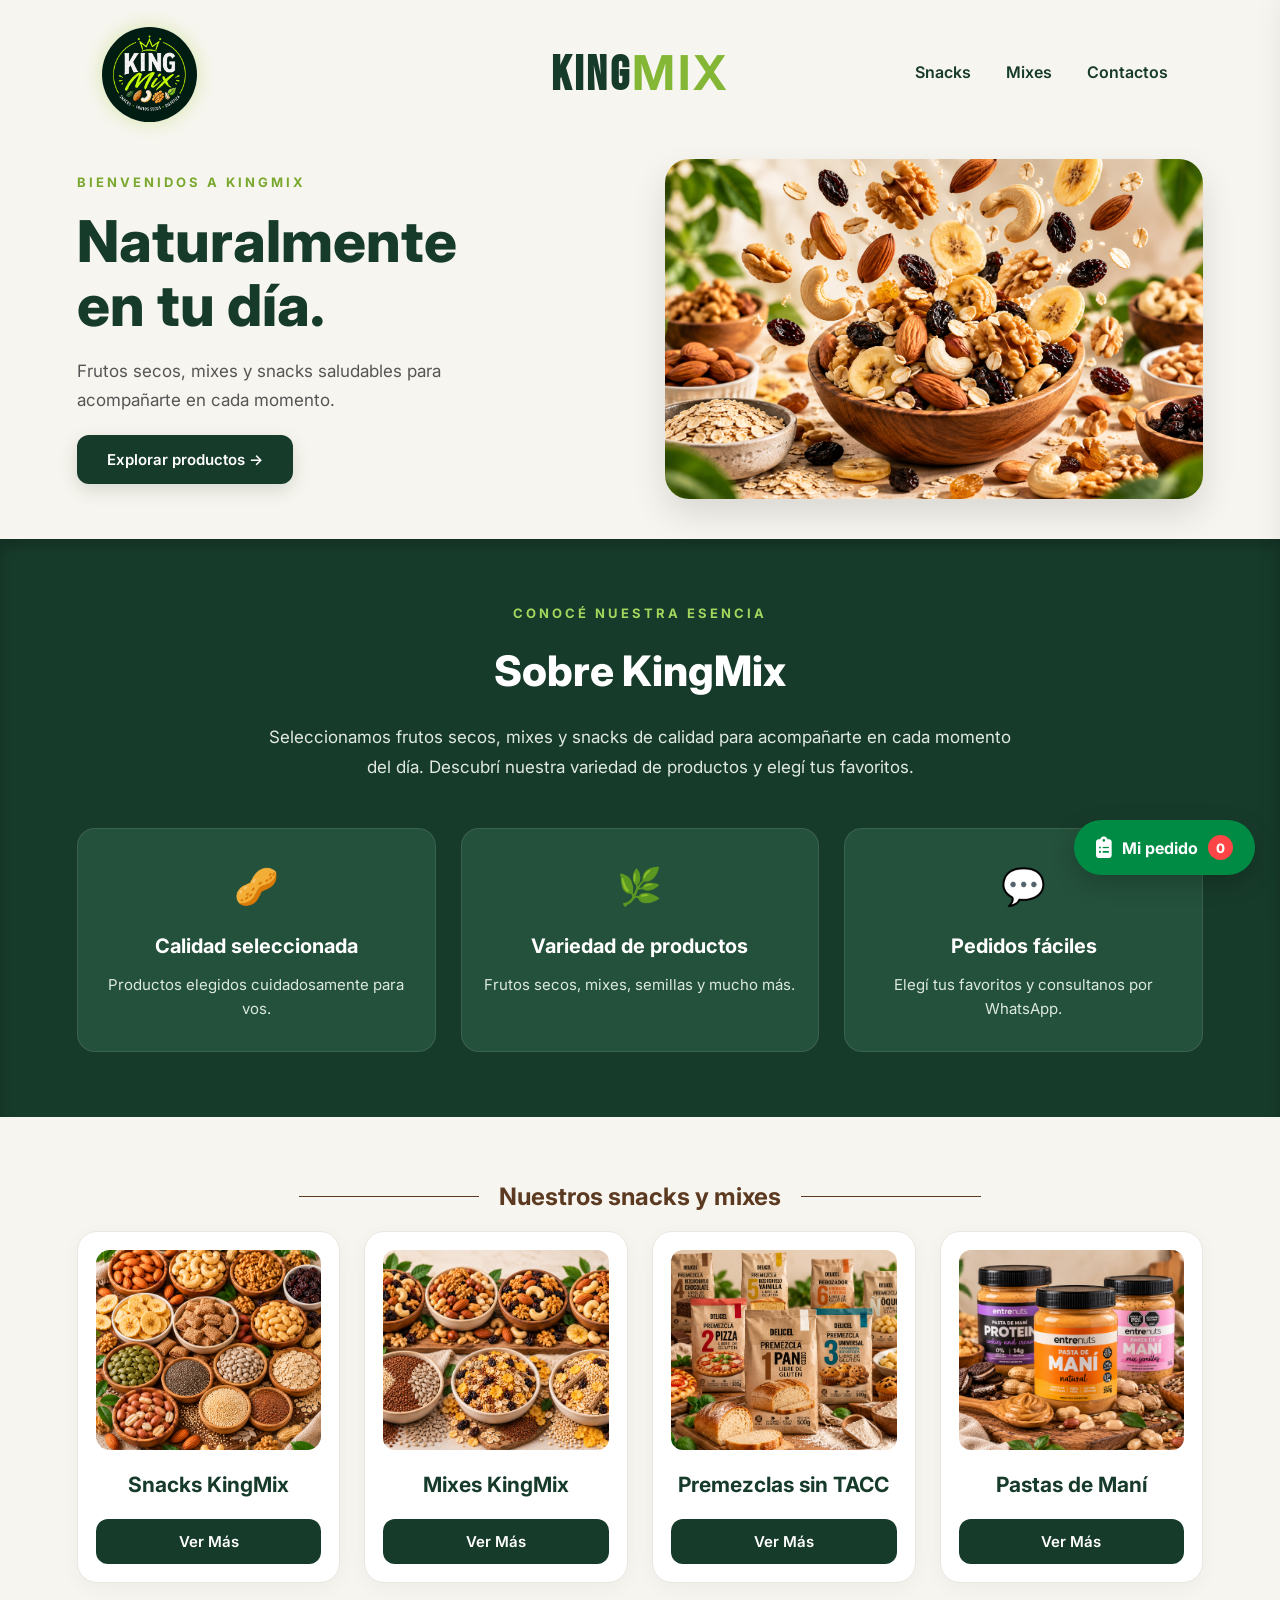
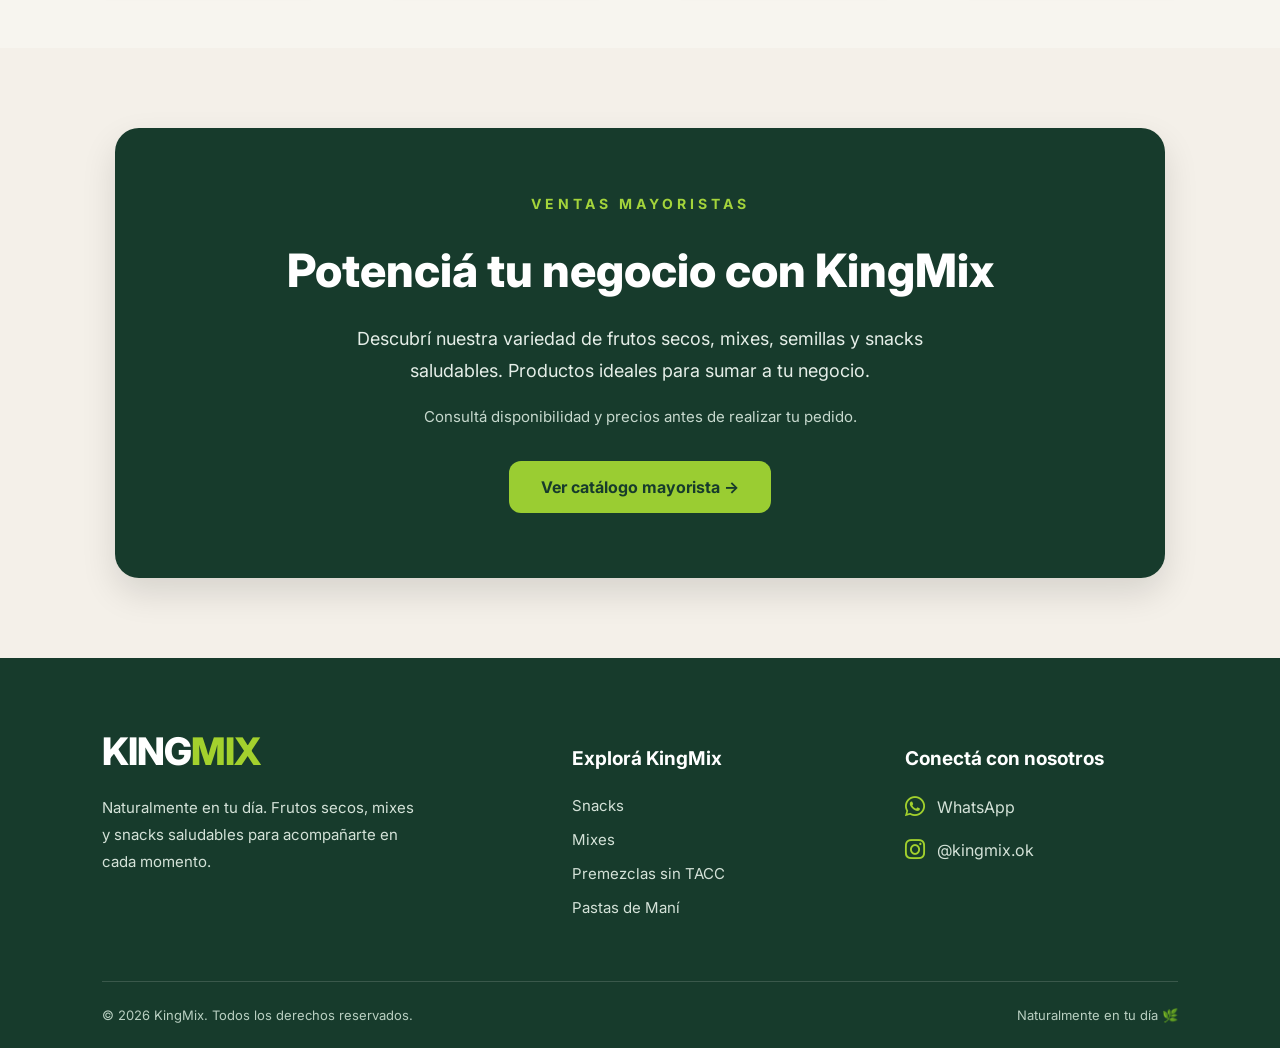
<file: index.html>
<!DOCTYPE html>
<html lang="es">

<head>
  <meta charset="UTF-8">
  <meta name="viewport" content="width=device-width, initial-scale=1.0">
  <title>KingMix | Snacks y frutos secos</title>
  <meta name="description" content="KingMix ofrece snacks, frutos secos, mixes, premezclas sin TACC y pastas de maní. Conocé nuestros productos y elegí tus favoritos.">
  <link rel="preconnect" href="https://fonts.googleapis.com">
  <link rel="preconnect" href="https://fonts.gstatic.com" crossorigin>
  <link
    href="https://fonts.googleapis.com/css2?family=Bebas+Neue&family=Inter:ital,opsz,wght@0,14..32,100..900;1,14..32,100..900&display=swap"
    rel="stylesheet">
    <link rel="stylesheet" href="https://cdnjs.cloudflare.com/ajax/libs/font-awesome/6.7.2/css/all.min.css">
<link rel="stylesheet" href="./css/style.css">
</head>

<!--cabeza de pagina-->
<body class="body">
<header class="indexheader">

    <nav class="navbar">

        <!-- LOGO KINGMIX -->
        <img src="./img/logo-kingmix.png.png"
             alt="Logo oficial KingMix"
             class="logo">

        <!-- NOMBRE DE LA MARCA -->
        <a href="./index.html" class="navbar-marca">
            KING<span>MIX</span>
        </a>

        <!-- MENÚ DE NAVEGACIÓN -->
        <ul class="menu">
            <li class="snacks"><a href="#snacks">Snacks</a></li>
            <li class="mix"><a href="#mixes">Mixes</a></li>
            <li class="contactos"><a href="#contactos">Contactos</a></li>
        </ul>

    </nav>

   <div class="hero-contenido">

    <div class="hero-texto">
        <span class="hero-etiqueta">BIENVENIDOS A KINGMIX</span>

        <h1 class="tituloindex">
            Naturalmente <br>
            en tu día.
        </h1>

        <p class="parrafoindex">
            Frutos secos, mixes y snacks saludables
            para acompañarte en cada momento.
        </p>

        <a href="#snacks" class="indexheaderbtn">
            Explorar productos →
        </a>
    </div>

  <div class="hero-imagen">
    <img src="./img/kingmix-portada.png"
         alt="Frutos secos y mixes KingMix">
</div>
</div>

  </header>

  <!--seccion de pagina(parrafo descriptivo)-->
 <!-- SECCIÓN SOBRE KINGMIX -->

<section class="sobre-productos">

    <div class="sobre-contenedor">

        <span class="sobre-etiqueta">
            CONOCÉ NUESTRA ESENCIA
        </span>

        <h2>Sobre KingMix</h2>

        <p class="sobre-descripcion">
            Seleccionamos frutos secos, mixes y snacks de calidad
            para acompañarte en cada momento del día.
            Descubrí nuestra variedad de productos y elegí tus favoritos.
        </p>

        <div class="sobre-beneficios">

            <div class="beneficio-card">
                <span class="beneficio-icono">🥜</span>
                <h3>Calidad seleccionada</h3>
                <p>Productos elegidos cuidadosamente para vos.</p>
            </div>

            <div class="beneficio-card">
                <span class="beneficio-icono">🌿</span>
                <h3>Variedad de productos</h3>
                <p>Frutos secos, mixes, semillas y mucho más.</p>
            </div>

            <div class="beneficio-card">
                <span class="beneficio-icono">💬</span>
                <h3>Pedidos fáciles</h3>
                <p>Elegí tus favoritos y consultanos por WhatsApp.</p>
            </div>

        </div>

    </div>

</section>
  <!--inicio de main(muestra de mixs)-->
  <main>
   <section class="productos" id="snacks">

    <h2>Nuestros snacks y mixes</h2>

    <div class="contenedor-productos">

        <!-- TARJETA 1: SNACKS -->
        <article class="articuloimg">

            <img src="./img/snacks2.png" alt="Snacks KingMix">

            <h4>Snacks KingMix</h4>

            <a class="boton-comprar" href="./pages/snacks.html">
                Ver Más
            </a>

        </article>


        <!-- TARJETA 2: MIXES -->
        <article class="articuloimg" id="mixes">

            <img src="./img/mixesnew.png" alt="Mixes y granolas KingMix">

            <h4>Mixes KingMix</h4>

            <a class="boton-comprar" href="./pages/mixes.html">
                Ver Más
            </a>

        </article>


        <!-- TARJETA 3: PREMEZCLAS -->
        <article class="articuloimg">

            <img src="./img/premezclasnueva.png" alt="Premezclas sin TACC KingMix">

            <h4>Premezclas sin TACC</h4>

            <a class="boton-comprar" href="./pages/premezclas.html">
                Ver Más
            </a>

        </article>


        <!-- TARJETA 4: PASTAS DE MANÍ -->
        <article class="articuloimg">

            <img src="./img/pastasdemaninueva.png" alt="Pastas de maní KingMix">

            <h4>Pastas de Maní</h4>

            <a class="boton-comprar" href="./pages/pastasdemani.html">
                Ver Más
            </a>

        </article>

    </div>

</section>
<!-- SECCIÓN MAYORISTA KINGMIX -->
<section class="productos-encargo">

    <div class="mayorista-card">

        <span class="mayorista-etiqueta">
            VENTAS MAYORISTAS
        </span>

        <h2>Potenciá tu negocio con KingMix</h2>

        <p class="mayorista-descripcion">
            Descubrí nuestra variedad de frutos secos,
            mixes, semillas y snacks saludables.
            Productos ideales para sumar a tu negocio.
        </p>

        <p class="consulta-catalogo">
            Consultá disponibilidad y precios antes
            de realizar tu pedido.
        </p>

        <a href="./pdf/catalogo-mayorista-kingmix.pdf"
           target="_blank"
           rel="noopener noreferrer"
           class="boton-catalogo">
            Ver catálogo mayorista →
        </a>

    </div>

</section>
</main>
<!--inicio de contactos-->
<!-- FOOTER KINGMIX -->
<footer id="contactos" class="footer-kingmix">

  <div class="footer-contenedor">

    <!-- MARCA -->
    <div class="footer-columna footer-marca">
      <h2>KING<span>MIX</span></h2>

      <p>
        Naturalmente en tu día.
        Frutos secos, mixes y snacks saludables
        para acompañarte en cada momento.
      </p>
    </div>

    <!-- NAVEGACIÓN -->
    <div class="footer-columna">
      <h3>Explorá KingMix</h3>

      <ul>
        <li><a href="pages/snacks.html">Snacks</a></li>
        <li><a href="pages/mixes.html">Mixes</a></li>
        <li><a href="pages/premezclas.html">Premezclas sin TACC</a></li>
        <li><a href="pages/pastasdemani.html">Pastas de Maní</a></li>
      </ul>
    </div>

    <!-- CONTACTO -->
    <div class="footer-columna">
      <h3>Conectá con nosotros</h3>

      <a
        href="https://wa.me/5491135046185"
        target="_blank"
        rel="noopener noreferrer"
        class="footer-red"
      >
        <i class="fa-brands fa-whatsapp"></i>
        WhatsApp
      </a>

      <a
        href="https://www.instagram.com/kingmix.ok/"
        target="_blank"
        rel="noopener noreferrer"
        class="footer-red"
      >
        <i class="fa-brands fa-instagram"></i>
        @kingmix.ok
      </a>
    </div>

  </div>

  <!-- PARTE INFERIOR -->
  <div class="footer-inferior">
    <p>© 2026 KingMix. Todos los derechos reservados.</p>
    <p>Naturalmente en tu día 🌿</p>
  </div>

</footer>
<!-- =====================================
     KINGMIX - SISTEMA DE PEDIDOS
===================================== -->

<!-- BOTÓN FLOTANTE -->
<button
  type="button"
  id="abrir-pedido"
  class="pedido-flotante"
  aria-label="Abrir mi lista de pedidos"
  aria-controls="panel-pedido"
  aria-expanded="false"
>
  <i class="fa-solid fa-clipboard-list"></i>
  Mi pedido
  <span id="contador-pedido">0</span>
</button>

<!-- FONDO OSCURO -->
<div id="pedido-overlay" class="pedido-overlay"></div>

<!-- BARRA LATERAL -->
<aside
  id="panel-pedido"
  class="panel-pedido"
  role="dialog"
  aria-modal="true"
  aria-labelledby="titulo-pedido"
  aria-hidden="true"
  inert
>
  <!-- ENCABEZADO -->
  <div class="pedido-encabezado">

    <div>
      <h2 id="titulo-pedido">
        <i class="fa-solid fa-clipboard-list"></i>
        Mi pedido KingMix
      </h2>

      <p>Tu lista de productos para enviar por WhatsApp.</p>
    </div>

    <button
      type="button"
      id="cerrar-pedido"
      class="pedido-cerrar"
      aria-label="Cerrar lista de pedidos"
    >
      &times;
    </button>

  </div>

  <!-- PRODUCTOS SELECCIONADOS -->
  <div id="pedido-productos" class="pedido-productos">

    <div class="pedido-vacio">
      <i class="fa-solid fa-basket-shopping"></i>
      <h3>Tu lista está vacía</h3>
      <p>Explorá nuestros productos y agregá tus favoritos.</p>
    </div>

  </div>

  <!-- RESUMEN DEL PEDIDO -->
  <div class="pedido-resumen">

    <div class="pedido-total">
      <span>Total estimado</span>
      <strong id="pedido-precio-total">$0</strong>
    </div>

    <p class="pedido-aviso">
      <i class="fa-solid fa-circle-info"></i>
      Los precios y la disponibilidad están sujetos
      a confirmación. Tu pedido se coordina
      directamente por WhatsApp.
    </p>

    <!-- WHATSAPP -->
    <button
      type="button"
      id="enviar-pedido"
      class="pedido-whatsapp"
      disabled
    >
      <i class="fa-brands fa-whatsapp"></i>
      Consultar pedido por WhatsApp
      <span>→</span>
    </button>

    <!-- ACCIONES -->
    <div class="pedido-acciones">

      <button type="button" id="vaciar-pedido">
        <i class="fa-regular fa-trash-can"></i>
        Vaciar lista
      </button>

      <button type="button" id="seguir-comprando">
        <i class="fa-solid fa-plus"></i>
        Seguir agregando
      </button>

    </div>

  </div>

</aside>

<!-- JAVASCRIPT DE PEDIDOS -->
<script src="js/pedidos.js" defer></script>
</body>
</html>
</file>
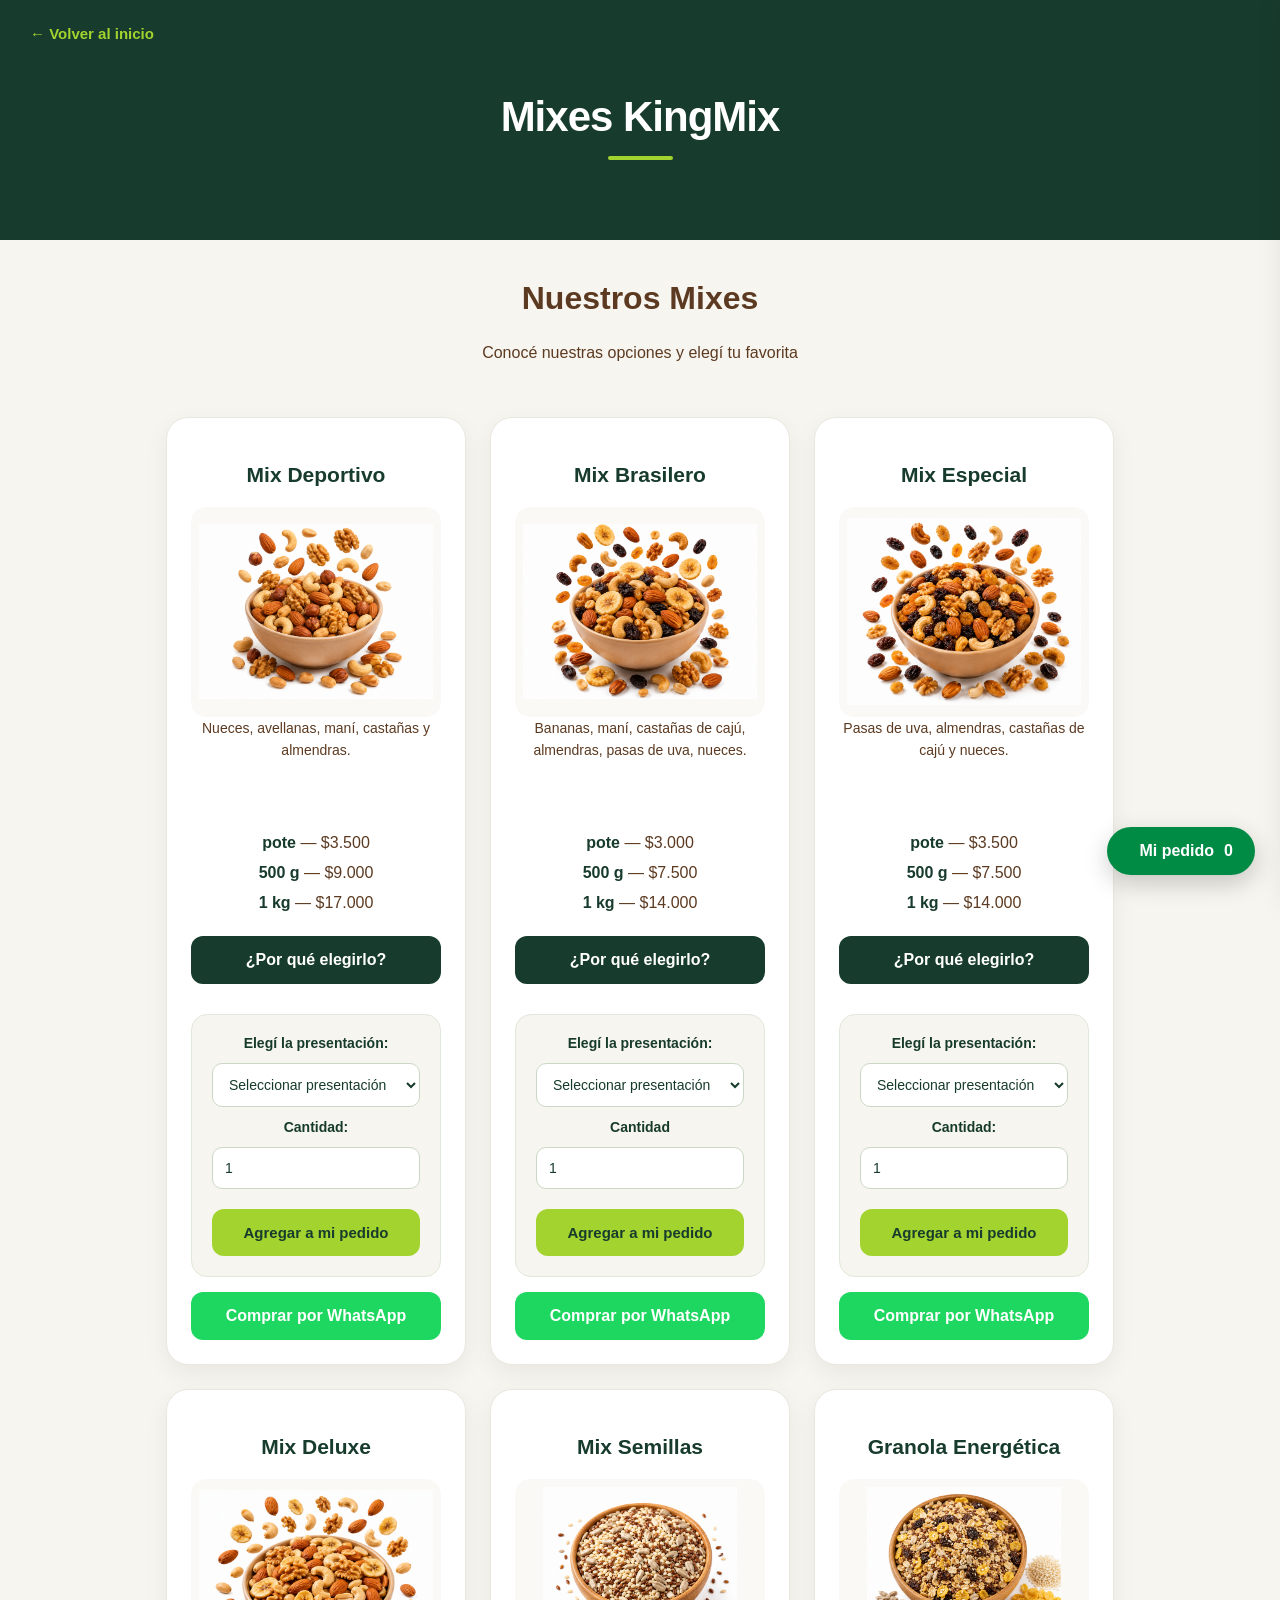
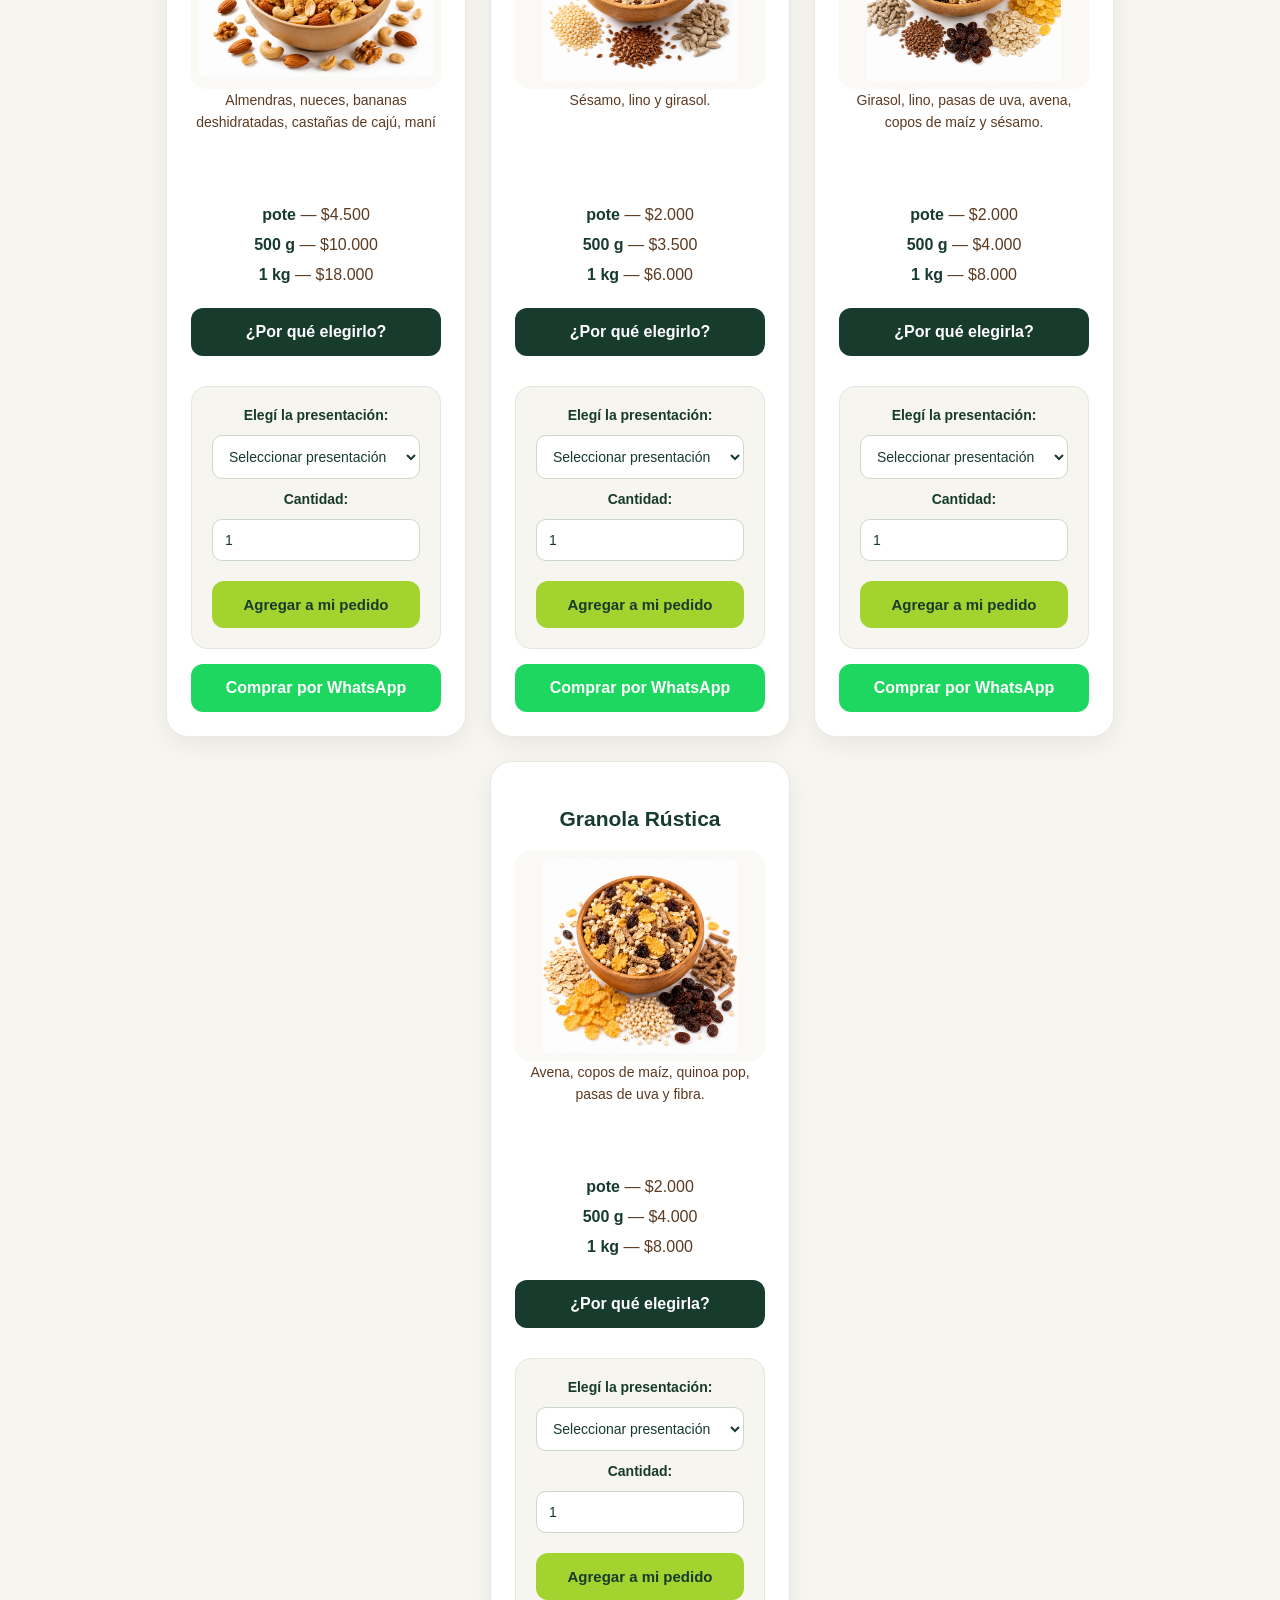
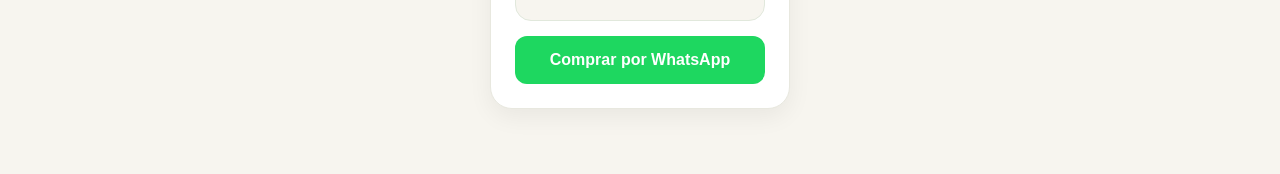
<file: pages/mixes.html>
<!DOCTYPE html>
<html lang="es">

<head>
    <meta charset="UTF-8">
    <meta name="viewport" content="width=device-width, initial-scale=1.0">
    <title>Mixes | KingMix</title>
    <meta name="description"
        content="Conocé los mixes KingMix, combinaciones de frutos secos seleccionados en diferentes presentaciones para disfrutar en cualquier momento.">
    <link rel="stylesheet" href="../css/style.css">
</head>

<body class="pagina-mixes">
    <header class="header-snacks">
        <a href="../index.html">← Volver al inicio</a>
        <h1>Mixes KingMix</h1>
        
    </header>
    <main class="pagina-productos">

        <h2>Nuestros Mixes</h2>
        <p>Conocé nuestras opciones y elegí tu favorita</p>
        <section class="lista-productos">

            <article class="producto-snack">

                <h3>Mix Deportivo</h3>

                <img src="../img/mixdeportivo.png" alt="Mix Deportivo KingMix">
                <p class="ingredientes">
                    Nueces, avellanas, maní, castañas y almendras.
                </p>
                <div class="precios-producto">
                    <p><strong>pote</strong> — $3.500</p>
                    <p><strong>500 g</strong> — $9.000</p>
                    <p><strong>1 kg</strong> — $17.000</p>
                </div>
<!-- BENEFICIOS MIX DEPORTIVO -->

<details class="beneficios-producto">

    <summary>¿Por qué elegirlo?</summary>

    <div class="beneficios-contenido">

        <p>✓ Aporta energía para tus actividades diarias.</p>

        <p>✓ Contiene grasas saludables provenientes de los frutos secos.</p>

        <p>✓ Aporta proteínas vegetales que contribuyen al mantenimiento muscular.</p>

        <p>✓ Ideal como snack antes o después de entrenar.</p>

        <p>✓ Contiene fibra que favorece la saciedad.</p>

    </div>

</details>
<!-- SELECTOR DE PEDIDO - MIX DEPORTIVO -->

<div class="selector-pedido">

    <label for="presentacion-deportivo">
        Elegí la presentación:
    </label>

    <select id="presentacion-deportivo">
        <option value="">Seleccionar presentación</option>
<option value="pote" data-precio="3500">Pote — $3.500</option>
<option value="500" data-precio="9000">500 g — $9.000</option>
<option value="1000" data-precio="17000">1 kg — $17.000</option>
    </select>

    <label for="cantidad-deportivo">
        Cantidad:
    </label>

    <input
        type="number"
        id="cantidad-deportivo"
        min="1"
        value="1"
    >

    <button
        type="button"
        class="boton-agregar-pedido"
        data-producto="Mix Deportivo"
        data-select="presentacion-deportivo"
        data-cantidad="cantidad-deportivo"
    >
        Agregar a mi pedido
    </button>

</div>
                <a class="boton-comprar"
                    href="https://wa.me/5491135046185?text=Hola%20KingMix,%20quiero%20consultar%20el%20precio%20del%20Mix%20Deportivo">
                    Comprar por WhatsApp
                </a>
            </article>
            <article class="producto-snack">

                <h3>Mix Brasilero</h3>
                <img src="../img/mixbrasilero.png" alt="Mix Brasilero KingMix">
                <p class="ingredientes">
                    Bananas, maní, castañas de cajú, almendras, pasas de uva, nueces.
                </p>
                <div class="precios-producto">
                    <p><strong>pote</strong> — $3.000</p>
                    <p><strong>500 g</strong> — $7.500</p>
                    <p><strong>1 kg</strong> — $14.000</p>
                </div>
<!-- BENEFICIOS MIX BRASILERO -->
<details class="beneficios-producto">
    <summary>¿Por qué elegirlo?</summary>

    <div class="beneficios-contenido">
        <p>✓ Ideal para disfrutar como snack diario.</p>
        <p>✓ Combinación de frutos secos y frutas deshidratadas.</p>
        <p>✓ Una opción práctica para llevar a cualquier lugar.</p>
    </div>
</details>

<!-- SELECTOR PARA AGREGAR AL PEDIDO -->
<div class="selector-pedido">

    <label for="presentacion-brasilero">
        Elegí la presentación:
    </label>

    <select id="presentacion-brasilero">
        <option value="">Seleccionar presentación</option>
        <option value="pote" data-precio="3000">
            pote — $3.000
        </option>
        <option value="500" data-precio="7500">
            500 g — $7.500
        </option>
        <option value="1000" data-precio="14000">
            1 kg — $14.000
        </option>
    </select>

    <label for="cantidad-brasilero">
        Cantidad
    </label>

    <input
        type="number"
        id="cantidad-brasilero"
        min="1"
        value="1"
    >

    <button
        type="button"
        class="boton-agregar-pedido"
        data-producto="Mix Brasilero"
        data-select="presentacion-brasilero"
        data-cantidad="cantidad-brasilero"
    >
        Agregar a mi pedido
    </button>

</div>

                <a class="boton-comprar"
                    href="https://wa.me/5491135046185?text=Hola%20KingMix,%20quiero%20consultar%20el%20precio%20del%20Mix%20Brasilero">
                    Comprar por WhatsApp
                </a>

            </article>

            <article class="producto-snack">

                <h3>Mix Especial</h3>
                <img src="../img/mixespecial.png" alt="Mix Especial KingMix">
                <p class="ingredientes">
                    Pasas de uva, almendras, castañas de cajú y nueces.
                </p>
                <div class="precios-producto">
                    <p><strong>pote</strong> — $3.500</p>
                    <p><strong>500 g</strong> — $7.500</p>
                    <p><strong>1 kg</strong> — $14.000</p>
                </div>
<!-- BENEFICIOS MIX ESPECIAL -->
<details class="beneficios-producto">
    <summary>¿Por qué elegirlo?</summary>

    <div class="beneficios-contenido">
        <p>✓ Combinación de frutos secos y pasas de uva.</p>
        <p>✓ Aporta energía para tus actividades diarias.</p>
        <p>✓ Ideal para disfrutar como snack.</p>
    </div>
</details>

<!-- SELECTOR PARA AGREGAR AL PEDIDO -->
<div class="selector-pedido">

    <label for="presentacion-especial">
        Elegí la presentación:
    </label>

    <select id="presentacion-especial">
        <option value="">Seleccionar presentación</option>

        <option value="pote" data-precio="3500">
            pote — $3.500
        </option>

        <option value="500" data-precio="7500">
            500 g — $7.500
        </option>

        <option value="1000" data-precio="14000">
            1 kg — $14.000
        </option>
    </select>

    <label for="cantidad-especial">
        Cantidad:
    </label>

    <input
        type="number"
        id="cantidad-especial"
        min="1"
        value="1"
    >

    <button
        type="button"
        class="boton-agregar-pedido"
        data-producto="Mix Especial"
        data-select="presentacion-especial"
        data-cantidad="cantidad-especial"
    >
        Agregar a mi pedido
    </button>

</div>

                <a class="boton-comprar"
                    href="https://wa.me/5491135046185?text=Hola%20KingMix,%20quiero%20consultar%20el%20precio%20del%20Mix%20Especial">
                    Comprar por WhatsApp
                </a>
            </article>
            <article class="producto-snack">

                <h3>Mix Deluxe</h3>
                <img src="../img/mixdeluxe.png" alt="Mix Deluxe KingMix">
                <p class="ingredientes">
                    Almendras, nueces, bananas deshidratadas, castañas de cajú, maní
                </p>
                <div class="precios-producto">
                    <p><strong>pote</strong> — $4.500</p>
                    <p><strong>500 g</strong> — $10.000</p>
                    <p><strong>1 kg</strong> — $18.000</p>
                </div>
<!-- BENEFICIOS MIX DELUXE -->
<details class="beneficios-producto">
    <summary>¿Por qué elegirlo?</summary>

    <div class="beneficios-contenido">
        <p>✓ Selección premium de frutos secos.</p>
        <p>✓ Fuente de grasas saludables y energía.</p>
        <p>✓ Ideal para disfrutar como snack.</p>
        <p>✓ Excelente combinación de sabores y texturas.</p>
    </div>
</details>

<!-- SELECTOR PARA AGREGAR AL PEDIDO -->
<div class="selector-pedido">

    <label for="presentacion-deluxe">
        Elegí la presentación:
    </label>

    <select id="presentacion-deluxe">
        <option value="">Seleccionar presentación</option>

        <option value="pote" data-precio="4500">
            pote — $4.500
        </option>

        <option value="500" data-precio="10000">
            500 g — $10.000
        </option>

        <option value="1000" data-precio="18000">
            1 kg — $18.000
        </option>
    </select>

    <label for="cantidad-deluxe">
        Cantidad:
    </label>

    <input
        type="number"
        id="cantidad-deluxe"
        min="1"
        value="1"
    >

    <button
        type="button"
        class="boton-agregar-pedido"
        data-producto="Mix Deluxe"
        data-select="presentacion-deluxe"
        data-cantidad="cantidad-deluxe"
    >
        Agregar a mi pedido
    </button>

</div>
                <a class="boton-comprar"
                    href="https://wa.me/5491135046185?text=Hola%20KingMix,%20quiero%20consultar%20el%20precio%20del%20Mix%20Deluxe">
                    Comprar por WhatsApp
                </a>

            </article>
            <article class="producto-snack">

                <h3>Mix Semillas</h3>
                <img src="../img/mixsemillas.png" alt="Mix Semillas KingMix">
                <p class="ingredientes">
                    Sésamo, lino y girasol.
                </p>
                <div class="precios-producto">
                    <p><strong>pote</strong> — $2.000</p>
                    <p><strong>500 g</strong> — $3.500</p>
                    <p><strong>1 kg</strong> — $6.000</p>
                </div>

<!-- BENEFICIOS MIX SEMILLAS -->
<details class="beneficios-producto">
    <summary>¿Por qué elegirlo?</summary>

    <div class="beneficios-contenido">
        <p>✓ Fuente de fibra vegetal.</p>
        <p>✓ Aporta grasas saludables.</p>
        <p>✓ Ideal para acompañar yogures y ensaladas.</p>
        <p>✓ Una forma práctica de incorporar semillas a tu alimentación.</p>
    </div>
</details>

<!-- SELECTOR DE PEDIDO MIX SEMILLAS -->
<div class="selector-pedido">

    <label for="presentacion-semillas">
        Elegí la presentación:
    </label>

    <select id="presentacion-semillas">

        <option value="">
            Seleccionar presentación
        </option>

        <option value="pote" data-precio="2000">
            pote — $2.000
        </option>

        <option value="500" data-precio="3500">
            500 g — $3.500
        </option>

        <option value="1000" data-precio="6000">
            1 kg — $6.000
        </option>

    </select>

    <label for="cantidad-semillas">
        Cantidad:
    </label>

    <input
        type="number"
        id="cantidad-semillas"
        min="1"
        value="1"
    >

    <button
        type="button"
        class="boton-agregar-pedido"
        data-producto="Mix Semillas"
        data-select="presentacion-semillas"
        data-cantidad="cantidad-semillas"
    >
        Agregar a mi pedido
    </button>

</div>
                <a class="boton-comprar"
                    href="https://wa.me/5491135046185?text=Hola%20KingMix,%20quiero%20consultar%20el%20precio%20del%20Mix%20Semillas">
                    Comprar por WhatsApp
                </a>

            </article>
            <article class="producto-snack">

                <h3>Granola Energética</h3>

                <img src="../img/granolaenergetica.png" alt="Granola Energética KingMix">

                <p class="ingredientes">
                    Girasol, lino, pasas de uva, avena, copos de maíz y sésamo.
                </p>

            <div class="precios-producto">
    <p><strong>pote</strong> — $2.000</p>
    <p><strong>500 g</strong> — $4.000</p>
    <p><strong>1 kg</strong> — $8.000</p>
</div>
<!-- BENEFICIOS GRANOLA ENERGÉTICA -->

<details class="beneficios-producto">
    <summary>¿Por qué elegirla?</summary>

    <div class="beneficios-contenido">
        <p>✓ Aporta energía para comenzar el día.</p>
        <p>✓ Contiene fibra que favorece la saciedad.</p>
        <p>✓ Ideal para acompañar yogures, frutas y desayunos.</p>
        <p>✓ Una opción práctica para desayunos y meriendas.</p>
    </div>
</details>

<!-- SISTEMA DE PEDIDOS - GRANOLA ENERGÉTICA -->

<div class="selector-pedido">

    <label for="presentacion-granola">
        Elegí la presentación:
    </label>

    <select id="presentacion-granola">

        <option value="">Seleccionar presentación</option>

        <option value="pote" data-precio="2000">
            pote — $2.000
        </option>

        <option value="500" data-precio="4000">
            500 g — $4.000
        </option>

        <option value="1000" data-precio="8000">
            1 kg — $8.000
        </option>

    </select>

    <label for="cantidad-granola">
        Cantidad:
    </label>

    <input
        type="number"
        id="cantidad-granola"
        min="1"
        value="1"
    >

    <button
        type="button"
        class="boton-agregar-pedido"
        data-producto="Granola Energética"
        data-select="presentacion-granola"
        data-cantidad="cantidad-granola"
    >
        Agregar a mi pedido
    </button>

</div>
                <a class="boton-comprar"
                    href="https://wa.me/5491135046185?text=Hola%20KingMix,%20quiero%20consultar%20el%20precio%20de%20la%20Granola%20Energ%C3%A9tica">
                    Comprar por WhatsApp
                </a>

            </article>
            <article class="producto-snack">

    <h3>Granola Rústica</h3>
    
<img src="../img/rustica.png" alt="Granola Rústica KingMix">

    <p class="ingredientes"> 
        Avena, copos de maíz, quinoa pop, pasas de uva y fibra.
    </p>
        <div class="precios-producto">
    <p><strong>pote</strong> — $2.000</p>
    <p><strong>500 g</strong> — $4.000</p>
    <p><strong>1 kg</strong> — $8.000</p>
</div>
<!-- BENEFICIOS GRANOLA RÚSTICA -->

<details class="beneficios-producto">
    <summary>¿Por qué elegirla?</summary>

    <div class="beneficios-contenido">
        <p>✓ Ideal para desayunos y meriendas.</p>
        <p>✓ Aporta energía para las actividades diarias.</p>
        <p>✓ Textura crocante y sabor natural.</p>
        <p>✓ Perfecta para acompañar yogures, frutas y leche.</p>
    </div>
</details>

<!-- SISTEMA DE PEDIDOS GRANOLA RÚSTICA -->

<div class="selector-pedido">

    <label for="presentacion-rustica">
        Elegí la presentación:
    </label>

    <select id="presentacion-rustica">

    <option value="">Seleccionar presentación</option>

    <option value="pote" data-precio="2000">
        pote — $2.000
    </option>

    <option value="500" data-precio="4000">
        500 g — $4.000
    </option>

    <option value="1000" data-precio="8000">
        1 kg — $8.000
    </option>

</select>

    <label for="cantidad-rustica">
        Cantidad:
    </label>

    <input
        type="number"
        id="cantidad-rustica"
        min="1"
        value="1"
    >

    <button
        type="button"
        class="boton-agregar-pedido"
        data-producto="Granola Rústica"
        data-select="presentacion-rustica"
        data-cantidad="cantidad-rustica"
    >
        Agregar a mi pedido
    </button>

</div>

    <a class="boton-comprar"
       href="https://wa.me/5491135046185?text=Hola%20KingMix,%20quiero%20consultar%20el%20precio%20de%20la%20Granola%20R%C3%BAstica">
        Comprar por WhatsApp
    </a>

</article>
        </section>
    </main>


    <!-- SISTEMA DE PEDIDOS KINGMIX -->
     <!-- BOTÓN FLOTANTE MI PEDIDO -->
<button
  type="button"
  id="abrir-pedido"
  class="pedido-flotante"
  aria-controls="panel-pedido"
  aria-expanded="false"
>
  <i class="fa-solid fa-clipboard-list"></i>
  Mi pedido
  <span id="pedido-contador">0</span>
</button>
     <!-- FONDO OSCURO -->
<div id="pedido-overlay" class="pedido-overlay"></div>

<!-- BARRA LATERAL -->
<aside
  id="panel-pedido"
  class="panel-pedido"
  role="dialog"
  aria-modal="true"
  aria-labelledby="titulo-pedido"
  aria-hidden="true"
  inert
>
  <!-- ENCABEZADO -->
  <div class="pedido-encabezado">

    <div>
      <h2 id="titulo-pedido">
        <i class="fa-solid fa-clipboard-list"></i>
        Mi pedido KingMix
      </h2>

      <p>Tu lista de productos para enviar por WhatsApp.</p>
    </div>

    <button
      type="button"
      id="cerrar-pedido"
      class="pedido-cerrar"
      aria-label="Cerrar lista de pedidos"
    >
      &times;
    </button>

  </div>

  <!-- PRODUCTOS SELECCIONADOS -->
  <div id="pedido-productos" class="pedido-productos">

    <div class="pedido-vacio">
      <i class="fa-solid fa-basket-shopping"></i>
      <h3>Tu lista está vacía</h3>
      <p>Explorá nuestros productos y agregá tus favoritos.</p>
    </div>

  </div>

  <!-- RESUMEN DEL PEDIDO -->
  <div class="pedido-resumen">

    <div class="pedido-total">
      <span>Total estimado</span>
      <strong id="pedido-precio-total">$0</strong>
    </div>

    <p class="pedido-aviso">
      <i class="fa-solid fa-circle-info"></i>
      Los precios y la disponibilidad están sujetos
      a confirmación. Tu pedido se coordina
      directamente por WhatsApp.
    </p>

    <!-- WHATSAPP -->
    <button
      type="button"
      id="enviar-pedido"
      class="pedido-whatsapp"
      disabled
    >
      <i class="fa-brands fa-whatsapp"></i>
      Consultar pedido por WhatsApp
      <span>→</span>
    </button>

    <!-- ACCIONES -->
    <div class="pedido-acciones">

      <button type="button" id="vaciar-pedido">
        <i class="fa-regular fa-trash-can"></i>
        Vaciar lista
      </button>

      <button type="button" id="seguir-comprando">
        <i class="fa-solid fa-plus"></i>
        Seguir agregando
      </button>

    </div>

  </div>

</aside>

<script src="../js/pedidos.js"></script>

</body>
</html>
</html>
</file>
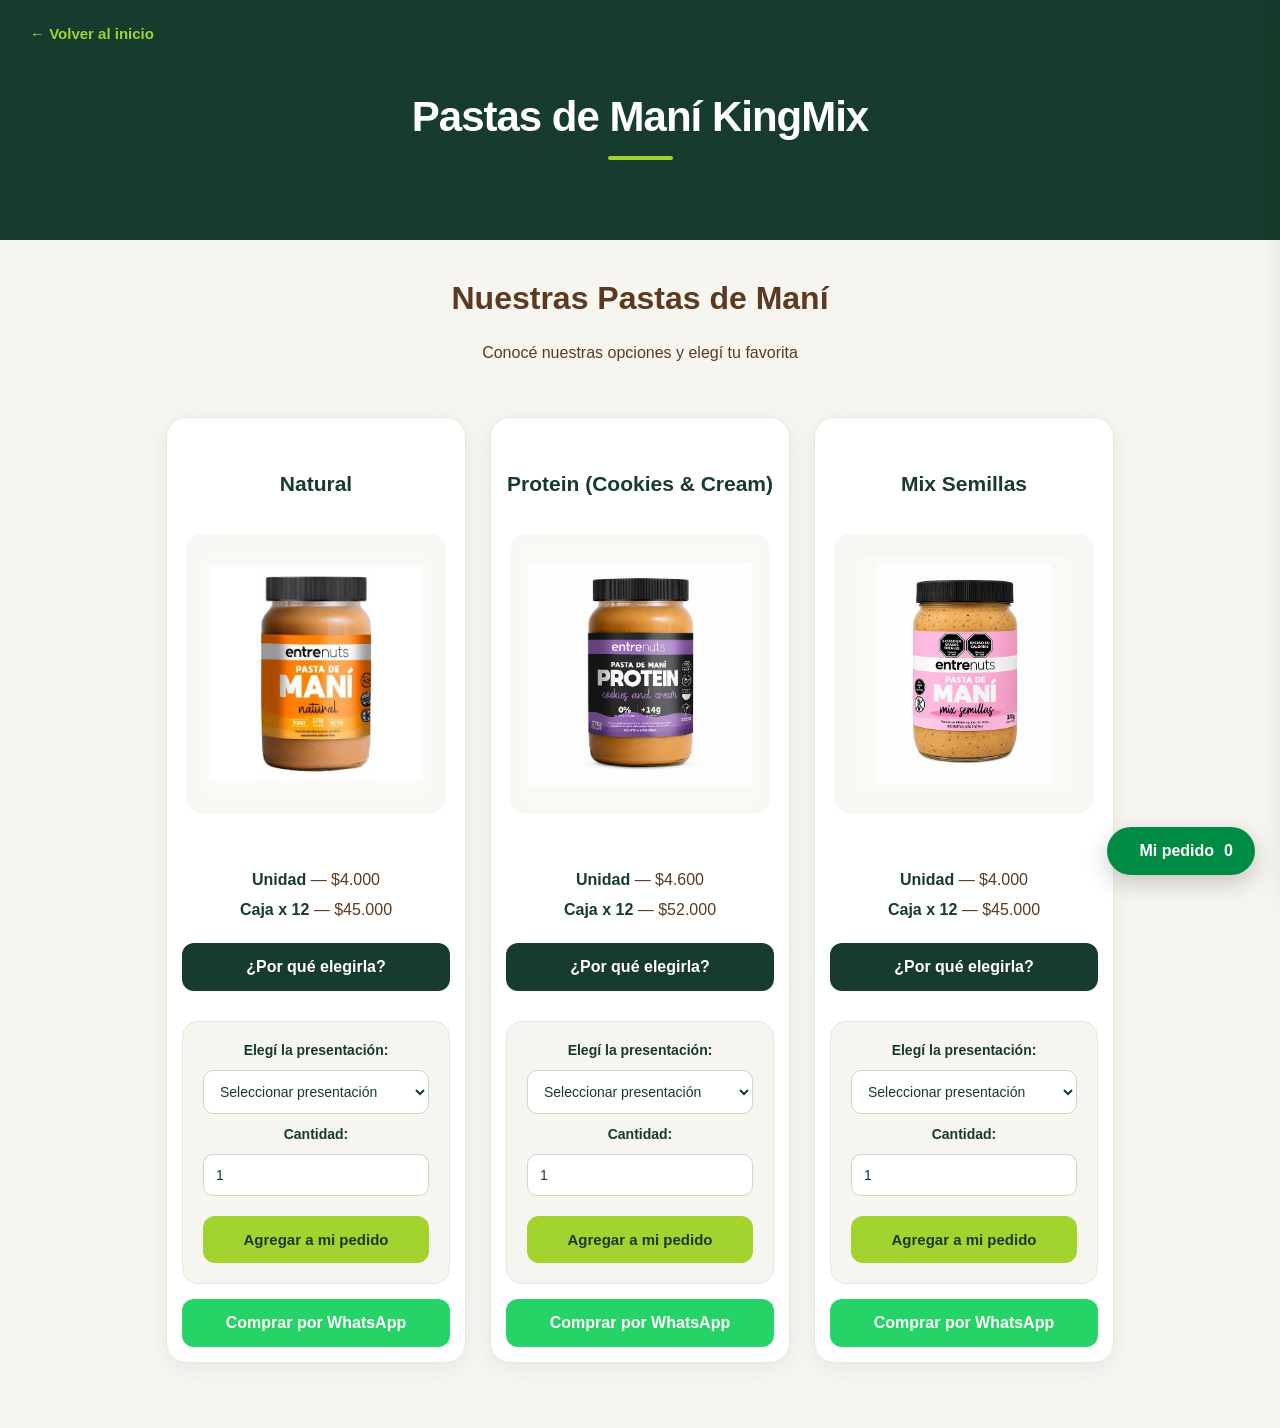
<file: pages/pastasdemani.html>
<!DOCTYPE html>
<html lang="es">

<head>
    <meta charset="UTF-8">
    <meta name="viewport" content="width=device-width, initial-scale=1.0">
      <title>Pastas de Maní | KingMix</title>
<meta name="description" content="Conocé las pastas de maní KingMix, una opción rica y práctica para acompañar desayunos, meriendas y distintas preparaciones.">
    <link rel="stylesheet" href="../css/style.css">
</head>

<body>
    <header class="header-snacks">
       <a href="../index.html">← Volver al inicio</a>
       <h1>Pastas de Maní KingMix</h1>
       
    </header>
    <main class="pagina-productos">

   <h2>Nuestras Pastas de Maní</h2>
        <p>Conocé nuestras opciones y elegí tu favorita</p>
<section class="lista-productos pastas-mani">

<!-- PASTA DE MANÍ NATURAL -->

<article class="producto-snack">

    <h3>Natural</h3>

    <div class="contenedor-pasta-img">
        <img
            class="pasta-natural"
            src="../img/pastademani.webp"
            alt="Pasta de Maní Natural KingMix"
        >
    </div>

    <div class="precios-producto">
        <p><strong>Unidad</strong> — $4.000</p>
        <p><strong>Caja x 12</strong> — $45.000</p>
    </div>

    <!-- BENEFICIOS -->

    <details class="beneficios-producto">
        <summary>¿Por qué elegirla?</summary>
        <p>
            Elaborada a base de maní.
            Ideal para desayunos, meriendas y recetas.
        </p>
    </details>

    <!-- SELECTOR DE PEDIDO -->

    <div class="selector-pedido">

        <label for="presentacion-pasta-natural">
            Elegí la presentación:
        </label>

       <select id="presentacion-pasta-natural">

    <option value="">
        Seleccionar presentación
    </option>

    <option value="Unidad" data-precio="4000">
        Unidad — $4.000
    </option>

   <option value="Caja x 12" data-precio="45000">
    Caja x 12 — $45.000
</option>

</select>

        <label for="cantidad-pasta-natural">
            Cantidad:
        </label>

        <input
            type="number"
            id="cantidad-pasta-natural"
            min="1"
            value="1"
        >

        <button
            type="button"
            class="boton-agregar-pedido"
            data-producto="Pasta de Maní Natural"
            data-select="presentacion-pasta-natural"
            data-cantidad="cantidad-pasta-natural"
        >
            Agregar a mi pedido
        </button>

    </div>

    <!-- WHATSAPP -->

    <a
        class="boton-comprar"
        href="https://wa.me/5491135046185?text=Hola%20KingMix,%20quiero%20consultar%20por%20la%20Pasta%20de%20Man%C3%AD%20Natural"
        target="_blank"
        rel="noopener noreferrer"
    >
        Comprar por WhatsApp
    </a>

</article>
<!--pasta protein-->
   <article class="producto-snack">

    <h3>Protein (Cookies & Cream)</h3>

    <div class="contenedor-pasta-img">
        <img
            class="pasta-protein"
            src="../img/protein2.png"
            alt="Pasta de Maní Protein Cookies & Cream KingMix"
        >
    </div>

    <div class="precios-producto">
        <p><strong>Unidad</strong> — $4.600</p>
        <p><strong>Caja x 12</strong> — $52.000</p>
    </div>

    <!-- BENEFICIOS -->

    <details class="beneficios-producto">
        <summary>¿Por qué elegirla?</summary>
        <p>
            Pasta de maní sabor Cookies & Cream.
            Ideal para acompañar desayunos, meriendas
            y complementar tu alimentación.
        </p>
    </details>

    <!-- SELECTOR DE PEDIDO -->

    <div class="selector-pedido">

        <label for="presentacion-pasta-protein">
            Elegí la presentación:
        </label>

    <select id="presentacion-pasta-protein">

    <option value="">
        Seleccionar presentación
    </option>

   <option value="Unidad" data-precio="4600">
    Unidad — $4.600
</option>

<option value="Caja x 12" data-precio="52000">
    Caja x 12 — $52.000
</option>
</select>

        <label for="cantidad-pasta-protein">
            Cantidad:
        </label>

        <input
            type="number"
            id="cantidad-pasta-protein"
            min="1"
            value="1"
        >

        <button
            type="button"
            class="boton-agregar-pedido"
            data-producto="Pasta de Maní Protein (Cookies & Cream)"
            data-select="presentacion-pasta-protein"
            data-cantidad="cantidad-pasta-protein"
        >
            Agregar a mi pedido
        </button>

    </div>

    <!-- WHATSAPP -->

    <a
        class="boton-comprar"
        href="https://wa.me/5491135046185?text=Hola%20KingMix,%20quiero%20consultar%20por%20la%20Pasta%20de%20Man%C3%AD%20Protein%20Cookies%20%26%20Cream"
        target="_blank"
        rel="noopener noreferrer"
    >
        Comprar por WhatsApp
    </a>

</article>
<!--pasta mix semillas-->
<!-- PASTA DE MANÍ MIX SEMILLAS -->

<article class="producto-snack">

    <h3>Mix Semillas</h3>

    <div class="contenedor-pasta-img">
        <img
            class="pasta-semillas"
            src="../img/pastasemilla.png"
            alt="Pasta de Maní Mix Semillas KingMix"
        >
    </div>

    <div class="precios-producto">
        <p><strong>Unidad</strong> — $4.000</p>
        <p><strong>Caja x 12</strong> — $45.000</p>
    </div>

    <!-- BENEFICIOS -->

    <details class="beneficios-producto">
        <summary>¿Por qué elegirla?</summary>

        <p>
            🥜 Una combinación de pasta de maní y semillas.
            Ideal para incorporar a desayunos, meriendas
            y diferentes preparaciones.
        </p>

    </details>

    <!-- SELECTOR DE PEDIDO -->

    <div class="selector-pedido">

        <label for="presentacion-pasta-semillas">
            Elegí la presentación:
        </label>

        <select id="presentacion-pasta-semillas">

            <option value="">
                Seleccionar presentación
            </option>

            <option value="Unidad" data-precio="4000">
                Unidad — $4.000
            </option>

          <option value="Caja x 12" data-precio="45000">
    Caja x 12 — $45.000
</option>

        </select>

        <label for="cantidad-pasta-semillas">
            Cantidad:
        </label>

        <input
            type="number"
            id="cantidad-pasta-semillas"
            min="1"
            value="1"
        >

        <button
            type="button"
            class="boton-agregar-pedido"
            data-producto="Pasta de Maní Mix Semillas"
            data-select="presentacion-pasta-semillas"
            data-cantidad="cantidad-pasta-semillas"
        >
            Agregar a mi pedido
        </button>

    </div>

    <!-- WHATSAPP -->

    <a
        class="boton-comprar"
        href="https://wa.me/5491135046185?text=Hola%20KingMix,%20quiero%20consultar%20por%20la%20Pasta%20de%20Man%C3%AD%20Mix%20Semillas"
        target="_blank"
        rel="noopener noreferrer"
    >
        Comprar por WhatsApp
    </a>

</article>
</section>
    </main>
         <!-- BOTÓN FLOTANTE MI PEDIDO -->
<button
  type="button"
  id="abrir-pedido"
  class="pedido-flotante"
  aria-controls="panel-pedido"
  aria-expanded="false"
>
  <i class="fa-solid fa-clipboard-list"></i>
  Mi pedido
  <span id="pedido-contador">0</span>
</button>
     <!-- FONDO OSCURO -->
<div id="pedido-overlay" class="pedido-overlay"></div>

<!-- BARRA LATERAL -->
<aside
  id="panel-pedido"
  class="panel-pedido"
  role="dialog"
  aria-modal="true"
  aria-labelledby="titulo-pedido"
  aria-hidden="true"
  inert
>
  <!-- ENCABEZADO -->
  <div class="pedido-encabezado">

    <div>
      <h2 id="titulo-pedido">
        <i class="fa-solid fa-clipboard-list"></i>
        Mi pedido KingMix
      </h2>

      <p>Tu lista de productos para enviar por WhatsApp.</p>
    </div>

    <button
      type="button"
      id="cerrar-pedido"
      class="pedido-cerrar"
      aria-label="Cerrar lista de pedidos"
    >
      &times;
    </button>

  </div>

  <!-- PRODUCTOS SELECCIONADOS -->
  <div id="pedido-productos" class="pedido-productos">

    <div class="pedido-vacio">
      <i class="fa-solid fa-basket-shopping"></i>
      <h3>Tu lista está vacía</h3>
      <p>Explorá nuestros productos y agregá tus favoritos.</p>
    </div>

  </div>

  <!-- RESUMEN DEL PEDIDO -->
  <div class="pedido-resumen">

    <div class="pedido-total">
      <span>Total estimado</span>
      <strong id="pedido-precio-total">$0</strong>
    </div>

    <p class="pedido-aviso">
      <i class="fa-solid fa-circle-info"></i>
      Los precios y la disponibilidad están sujetos
      a confirmación. Tu pedido se coordina
      directamente por WhatsApp.
    </p>

    <!-- WHATSAPP -->
    <button
      type="button"
      id="enviar-pedido"
      class="pedido-whatsapp"
      disabled
    >
      <i class="fa-brands fa-whatsapp"></i>
      Consultar pedido por WhatsApp
      <span>→</span>
    </button>

    <!-- ACCIONES -->
    <div class="pedido-acciones">

      <button type="button" id="vaciar-pedido">
        <i class="fa-regular fa-trash-can"></i>
        Vaciar lista
      </button>

      <button type="button" id="seguir-comprando">
        <i class="fa-solid fa-plus"></i>
        Seguir agregando
      </button>

    </div>

  </div>

</aside>
    <script src="../js/pedidos.js"></script>
</body>

</html>
</file>
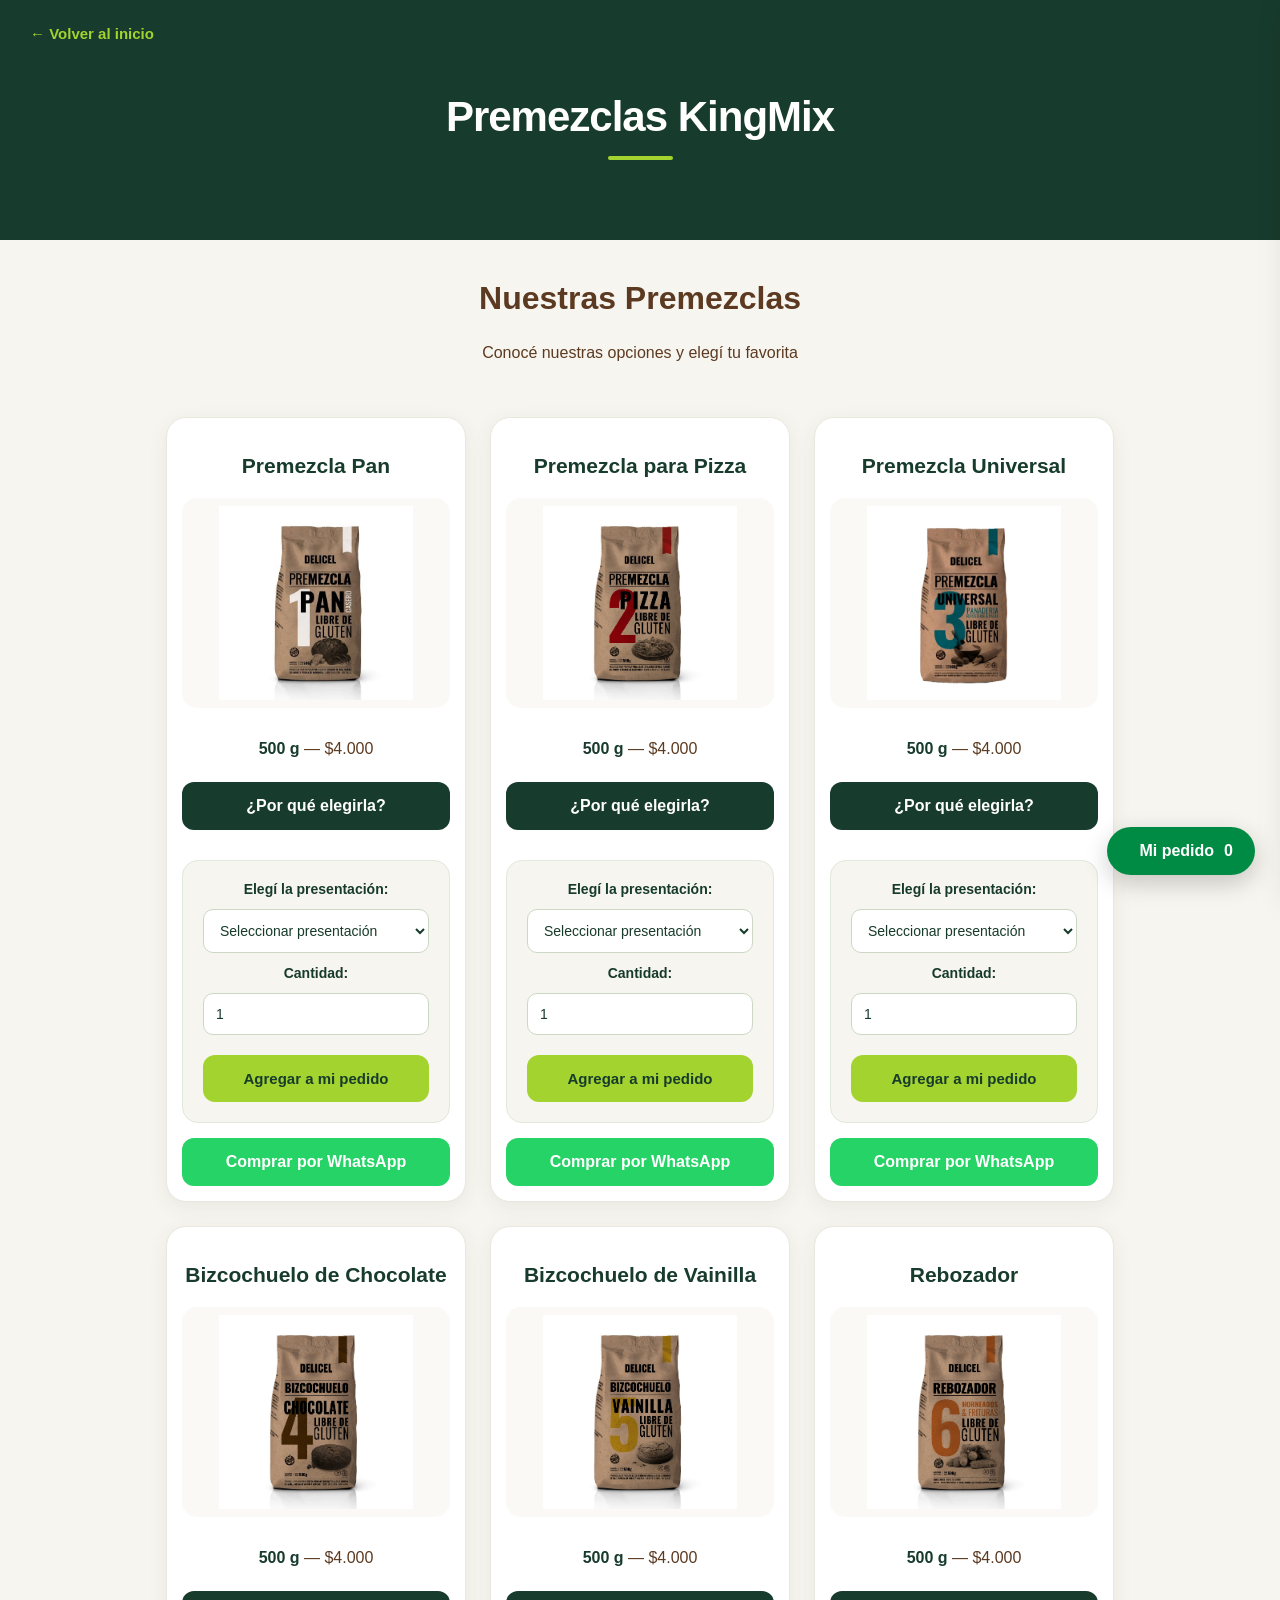
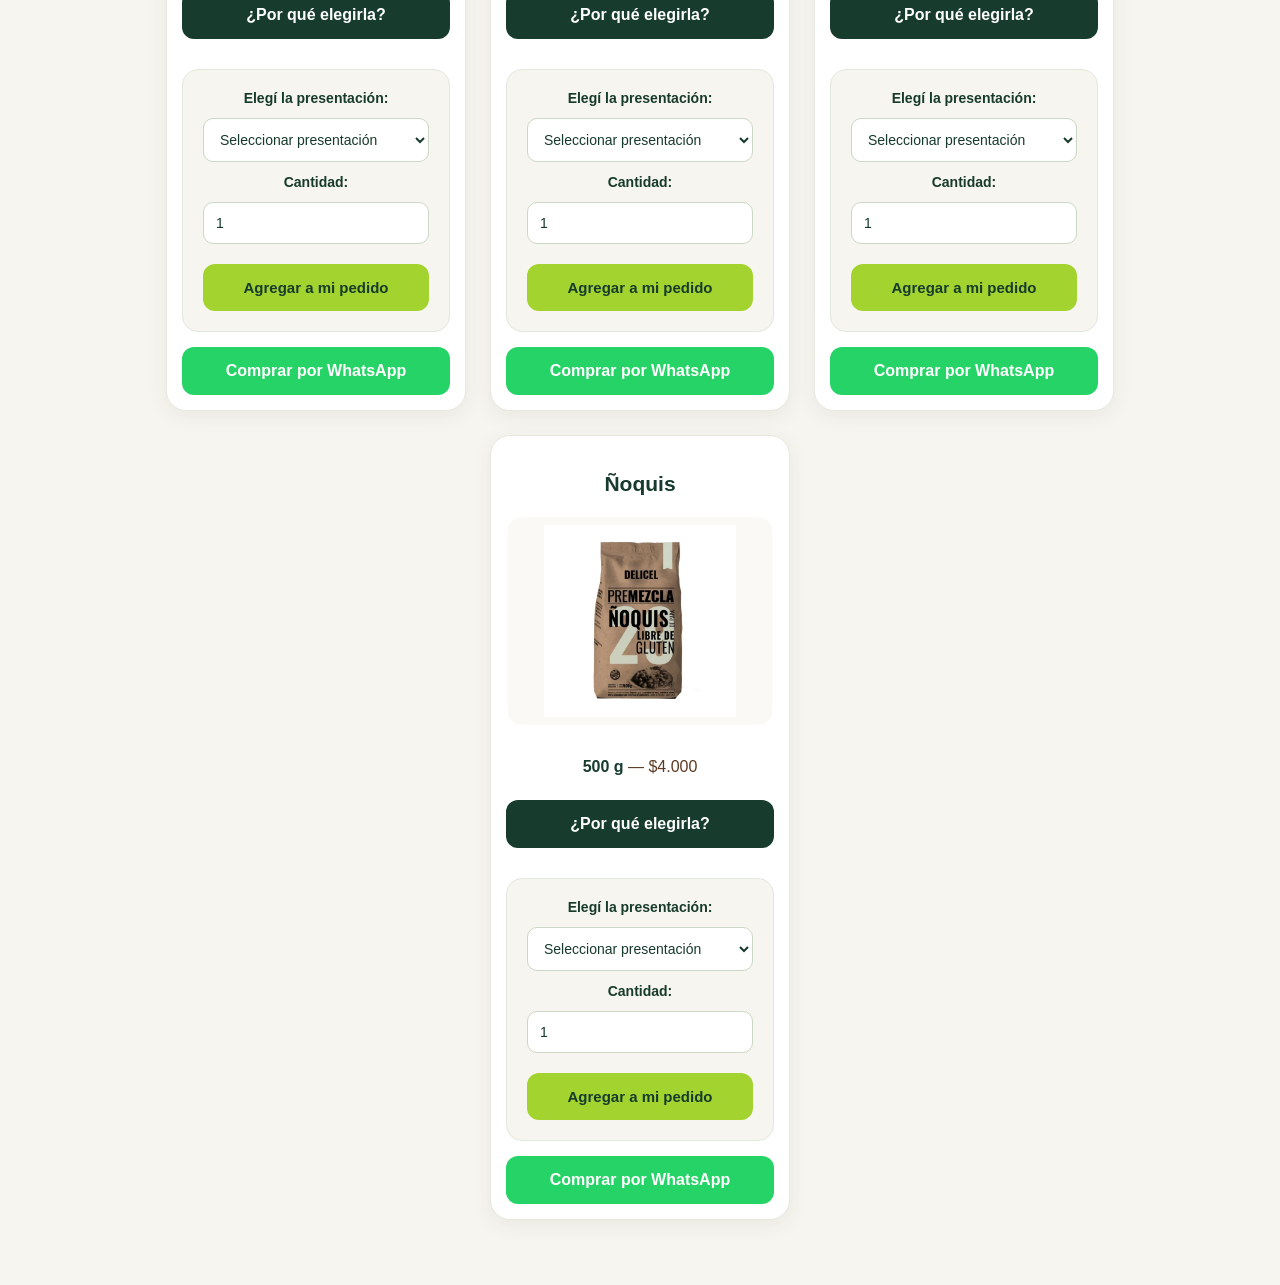
<file: pages/premezclas.html>
<!DOCTYPE html>
<html lang="es">

<head>
    <meta charset="UTF-8">
    <meta name="viewport" content="width=device-width, initial-scale=1.0">
        <title>Premezclas | KingMix</title>
<meta name="description" content="Conocé las premezclas sin TACC de KingMix: opciones para pan, pizza, preparaciones universales y bizcochuelo de chocolate.">
    <link rel="stylesheet" href="../css/style.css">
</head>

<body>
    <header class="header-snacks">
      <a href="../index.html">← Volver al inicio</a>
        <h1>Premezclas KingMix</h1>
      
    </header>
    <main class="pagina-productos">

   <h2>Nuestras Premezclas</h2>
        <p>Conocé nuestras opciones y elegí tu favorita</p>

<section class="lista-productos">

<!-- PREMEZCLA PAN -->

<article class="producto-snack">

    <h3>Premezcla Pan</h3>

    <img
        src="../img/premezclauniversal.jpeg"
        alt="Premezcla Pan sin TACC KingMix"
    >

    <div class="precios-producto">
        <p><strong>500 g</strong> — $4.000</p>
    </div>

    <!-- BENEFICIOS -->

    <details class="beneficios-producto">
        <summary>¿Por qué elegirla?</summary>

        <p>
            🍞 Ideal para preparar panificados sin gluten.
            Una alternativa práctica para elaborar
            panes caseros y disfrutar de diferentes recetas.
        </p>

    </details>

    <!-- SELECTOR DE PEDIDO -->

    <div class="selector-pedido">

        <label for="presentacion-premezcla-pan">
            Elegí la presentación:
        </label>

      <select id="presentacion-premezcla-pan">

    <option value="">
        Seleccionar presentación
    </option>

    <option value="500" data-precio="4000">
        500 g — $4.000
    </option>

</select>

        <label for="cantidad-premezcla-pan">
            Cantidad:
        </label>

        <input
            type="number"
            id="cantidad-premezcla-pan"
            min="1"
            value="1"
        >

      <button
    type="button"
    class="boton-agregar-pedido"
    data-producto="Premezcla Pan"
    data-select="presentacion-premezcla-pan"
    data-cantidad="cantidad-premezcla-pan"
>
    Agregar a mi pedido
</button>

    </div>

    <!-- WHATSAPP -->

    <a
        class="boton-comprar"
        href="https://wa.me/5491135046185?text=Hola%20KingMix,%20quiero%20consultar%20por%20la%20Premezcla%20Pan%20sin%20TACC"
        target="_blank"
        rel="noopener noreferrer"
    >
        Comprar por WhatsApp
    </a>

</article>
<!-- ================================= -->
<!-- PREMEZCLA PARA PIZZA -->
<!-- ================================= -->

<article class="producto-snack">

    <h3>Premezcla para Pizza</h3>

    <img
        src="../img/pizza.webp"
        alt="Premezcla para Pizza sin TACC KingMix"
    >

    <div class="precios-producto">
        <p><strong>500 g</strong> — $4.000</p>
    </div>

    <details class="beneficios-producto">
        <summary>¿Por qué elegirla?</summary>

        <p>
            Ideal para preparar pizzas caseras sin gluten.
            Una alternativa práctica para disfrutar
            de tus pizzas favoritas.
        </p>
    </details>

    <div class="selector-pedido">

        <label for="presentacion-premezcla-pizza">
            Elegí la presentación:
        </label>

        <select id="presentacion-premezcla-pizza">

            <option value="">
                Seleccionar presentación
            </option>

            <option value="500" data-precio="4000">
                500 g — $4.000
            </option>

        </select>

        <label for="cantidad-premezcla-pizza">
            Cantidad:
        </label>

        <input
            type="number"
            id="cantidad-premezcla-pizza"
            min="1"
            value="1"
        >

        <button
            type="button"
            class="boton-agregar-pedido"
            data-producto="Premezcla para Pizza"
            data-select="presentacion-premezcla-pizza"
            data-cantidad="cantidad-premezcla-pizza"
        >
            Agregar a mi pedido
        </button>

    </div>

    <a
        class="boton-comprar"
        href="https://wa.me/5491135046185?text=Hola%20KingMix,%20quiero%20consultar%20por%20la%20Premezcla%20para%20Pizza"
        target="_blank"
        rel="noopener noreferrer"
    >
        Comprar por WhatsApp
    </a>

</article>


<!-- ================================= -->
<!-- PREMEZCLA UNIVERSAL -->
<!-- ================================= -->

<article class="producto-snack">

    <h3>Premezcla Universal</h3>

    <img
        src="../img/panaderia.webp"
        alt="Premezcla Universal sin TACC KingMix"
    >

    <div class="precios-producto">
        <p><strong>500 g</strong> — $4.000</p>
    </div>

    <details class="beneficios-producto">
        <summary>¿Por qué elegirla?</summary>

        <p>
            Premezcla versátil para preparar diferentes
            recetas sin gluten. Ideal para utilizar
            en distintas elaboraciones caseras.
        </p>
    </details>

    <div class="selector-pedido">

        <label for="presentacion-premezcla-universal">
            Elegí la presentación:
        </label>

        <select id="presentacion-premezcla-universal">

            <option value="">
                Seleccionar presentación
            </option>

            <option value="500" data-precio="4000">
                500 g — $4.000
            </option>

        </select>

        <label for="cantidad-premezcla-universal">
            Cantidad:
        </label>

        <input
            type="number"
            id="cantidad-premezcla-universal"
            min="1"
            value="1"
        >

        <button
            type="button"
            class="boton-agregar-pedido"
            data-producto="Premezcla Universal"
            data-select="presentacion-premezcla-universal"
            data-cantidad="cantidad-premezcla-universal"
        >
            Agregar a mi pedido
        </button>

    </div>

    <a
        class="boton-comprar"
        href="https://wa.me/5491135046185?text=Hola%20KingMix,%20quiero%20consultar%20por%20la%20Premezcla%20Universal"
        target="_blank"
        rel="noopener noreferrer"
    >
        Comprar por WhatsApp
    </a>

</article>


<!-- ================================= -->
<!-- BIZCOCHUELO DE CHOCOLATE -->
<!-- ================================= -->

<article class="producto-snack">

    <h3>Bizcochuelo de Chocolate</h3>

    <img
        src="../img/bizcochuelodechocolate.webp"
        alt="Premezcla Bizcochuelo de Chocolate KingMix"
    >

    <div class="precios-producto">
        <p><strong>500 g</strong> — $4.000</p>
    </div>

    <details class="beneficios-producto">
        <summary>¿Por qué elegirla?</summary>

        <p>
            Ideal para preparar bizcochuelos de chocolate
            sin gluten. Perfecta para tortas,
            desayunos y meriendas.
        </p>
    </details>

    <div class="selector-pedido">

        <label for="presentacion-bizcochuelo-chocolate">
            Elegí la presentación:
        </label>

        <select id="presentacion-bizcochuelo-chocolate">

            <option value="">
                Seleccionar presentación
            </option>

            <option value="500" data-precio="4000">
                500 g — $4.000
            </option>

        </select>

        <label for="cantidad-bizcochuelo-chocolate">
            Cantidad:
        </label>

        <input
            type="number"
            id="cantidad-bizcochuelo-chocolate"
            min="1"
            value="1"
        >

        <button
            type="button"
            class="boton-agregar-pedido"
            data-producto="Bizcochuelo de Chocolate"
            data-select="presentacion-bizcochuelo-chocolate"
            data-cantidad="cantidad-bizcochuelo-chocolate"
        >
            Agregar a mi pedido
        </button>

    </div>

    <a
        class="boton-comprar"
        href="https://wa.me/5491135046185?text=Hola%20KingMix,%20quiero%20consultar%20por%20el%20Bizcochuelo%20de%20Chocolate"
        target="_blank"
        rel="noopener noreferrer"
    >
        Comprar por WhatsApp
    </a>

</article>


<!-- ================================= -->
<!-- BIZCOCHUELO DE VAINILLA -->
<!-- ================================= -->

<article class="producto-snack">

    <h3>Bizcochuelo de Vainilla</h3>

    <img
        src="../img/bizcochuelodevainilla.webp"
        alt="Premezcla Bizcochuelo de Vainilla KingMix"
    >

    <div class="precios-producto">
        <p><strong>500 g</strong> — $4.000</p>
    </div>

    <details class="beneficios-producto">
        <summary>¿Por qué elegirla?</summary>

        <p>
            Ideal para preparar bizcochuelos de vainilla
            sin gluten. Perfecta para tortas,
            postres y meriendas.
        </p>
    </details>

    <div class="selector-pedido">

        <label for="presentacion-bizcochuelo-vainilla">
            Elegí la presentación:
        </label>

        <select id="presentacion-bizcochuelo-vainilla">

            <option value="">
                Seleccionar presentación
            </option>

            <option value="500" data-precio="4000">
                500 g — $4.000
            </option>

        </select>

        <label for="cantidad-bizcochuelo-vainilla">
            Cantidad:
        </label>

        <input
            type="number"
            id="cantidad-bizcochuelo-vainilla"
            min="1"
            value="1"
        >

        <button
            type="button"
            class="boton-agregar-pedido"
            data-producto="Bizcochuelo de Vainilla"
            data-select="presentacion-bizcochuelo-vainilla"
            data-cantidad="cantidad-bizcochuelo-vainilla"
        >
            Agregar a mi pedido
        </button>

    </div>

    <a
        class="boton-comprar"
        href="https://wa.me/5491135046185?text=Hola%20KingMix,%20quiero%20consultar%20por%20el%20Bizcochuelo%20de%20Vainilla"
        target="_blank"
        rel="noopener noreferrer"
    >
        Comprar por WhatsApp
    </a>

</article>


<!-- ================================= -->
<!-- REBOZADOR -->
<!-- ================================= -->

<article class="producto-snack">

    <h3>Rebozador</h3>

    <img
        src="../img/rebozador.webp"
        alt="Rebozador sin TACC KingMix"
    >

    <div class="precios-producto">
        <p><strong>500 g</strong> — $4.000</p>
    </div>

    <details class="beneficios-producto">
        <summary>¿Por qué elegirla?</summary>

        <p>
            Ideal para preparar milanesas y otras
            comidas rebozadas sin gluten.
            Una alternativa práctica para tus recetas.
        </p>
    </details>

    <div class="selector-pedido">

        <label for="presentacion-rebozador">
            Elegí la presentación:
        </label>

        <select id="presentacion-rebozador">

            <option value="">
                Seleccionar presentación
            </option>

            <option value="500" data-precio="4000">
                500 g — $4.000
            </option>

        </select>

        <label for="cantidad-rebozador">
            Cantidad:
        </label>

        <input
            type="number"
            id="cantidad-rebozador"
            min="1"
            value="1"
        >

        <button
            type="button"
            class="boton-agregar-pedido"
            data-producto="Rebozador"
            data-select="presentacion-rebozador"
            data-cantidad="cantidad-rebozador"
        >
            Agregar a mi pedido
        </button>

    </div>

    <a
        class="boton-comprar"
        href="https://wa.me/5491135046185?text=Hola%20KingMix,%20quiero%20consultar%20por%20el%20Rebozador"
        target="_blank"
        rel="noopener noreferrer"
    >
        Comprar por WhatsApp
    </a>

</article>


<!-- ================================= -->
<!-- PREMEZCLA PARA ÑOQUIS -->
<!-- ================================= -->

<article class="producto-snack">

    <h3>Ñoquis</h3>

    <img
        class="img-noquis"
        src="../img/ñoquis5.webp"
        alt="Premezcla para Ñoquis sin TACC KingMix"
    >

    <div class="precios-producto">
        <p><strong>500 g</strong> — $4.000</p>
    </div>

    <details class="beneficios-producto">
        <summary>¿Por qué elegirla?</summary>

        <p>
            Ideal para preparar ñoquis caseros sin gluten.
            Una opción práctica para disfrutar
            de tus pastas favoritas.
        </p>
    </details>

    <div class="selector-pedido">

        <label for="presentacion-premezcla-noquis">
            Elegí la presentación:
        </label>

        <select id="presentacion-premezcla-noquis">

            <option value="">
                Seleccionar presentación
            </option>

            <option value="500" data-precio="4000">
                500 g — $4.000
            </option>

        </select>

        <label for="cantidad-premezcla-noquis">
            Cantidad:
        </label>

        <input
            type="number"
            id="cantidad-premezcla-noquis"
            min="1"
            value="1"
        >

        <button
            type="button"
            class="boton-agregar-pedido"
            data-producto="Premezcla para Ñoquis"
            data-select="presentacion-premezcla-noquis"
            data-cantidad="cantidad-premezcla-noquis"
        >
            Agregar a mi pedido
        </button>

    </div>

    <a
        class="boton-comprar"
        href="https://wa.me/5491135046185?text=Hola%20KingMix,%20quiero%20consultar%20por%20la%20Premezcla%20para%20Noquis"
        target="_blank"
        rel="noopener noreferrer"
    >
        Comprar por WhatsApp
    </a>

</article>
        </section>
    </main>
         <!-- BOTÓN FLOTANTE MI PEDIDO -->
<button
  type="button"
  id="abrir-pedido"
  class="pedido-flotante"
  aria-controls="panel-pedido"
  aria-expanded="false"
>
  <i class="fa-solid fa-clipboard-list"></i>
  Mi pedido
  <span id="pedido-contador">0</span>
</button>
     <!-- FONDO OSCURO -->
<div id="pedido-overlay" class="pedido-overlay"></div>

<!-- BARRA LATERAL -->
<aside
  id="panel-pedido"
  class="panel-pedido"
  role="dialog"
  aria-modal="true"
  aria-labelledby="titulo-pedido"
  aria-hidden="true"
  inert
>
  <!-- ENCABEZADO -->
  <div class="pedido-encabezado">

    <div>
      <h2 id="titulo-pedido">
        <i class="fa-solid fa-clipboard-list"></i>
        Mi pedido KingMix
      </h2>

      <p>Tu lista de productos para enviar por WhatsApp.</p>
    </div>

    <button
      type="button"
      id="cerrar-pedido"
      class="pedido-cerrar"
      aria-label="Cerrar lista de pedidos"
    >
      &times;
    </button>

  </div>

  <!-- PRODUCTOS SELECCIONADOS -->
  <div id="pedido-productos" class="pedido-productos">

    <div class="pedido-vacio">
      <i class="fa-solid fa-basket-shopping"></i>
      <h3>Tu lista está vacía</h3>
      <p>Explorá nuestros productos y agregá tus favoritos.</p>
    </div>

  </div>

  <!-- RESUMEN DEL PEDIDO -->
  <div class="pedido-resumen">

    <div class="pedido-total">
      <span>Total estimado</span>
      <strong id="pedido-precio-total">$0</strong>
    </div>

    <p class="pedido-aviso">
      <i class="fa-solid fa-circle-info"></i>
      Los precios y la disponibilidad están sujetos
      a confirmación. Tu pedido se coordina
      directamente por WhatsApp.
    </p>

    <!-- WHATSAPP -->
    <button
      type="button"
      id="enviar-pedido"
      class="pedido-whatsapp"
      disabled
    >
      <i class="fa-brands fa-whatsapp"></i>
      Consultar pedido por WhatsApp
      <span>→</span>
    </button>

    <!-- ACCIONES -->
    <div class="pedido-acciones">

      <button type="button" id="vaciar-pedido">
        <i class="fa-regular fa-trash-can"></i>
        Vaciar lista
      </button>

      <button type="button" id="seguir-comprando">
        <i class="fa-solid fa-plus"></i>
        Seguir agregando
      </button>

    </div>

  </div>

</aside>

    <script src="../js/pedidos.js"></script>
</body>

</html>
</file>
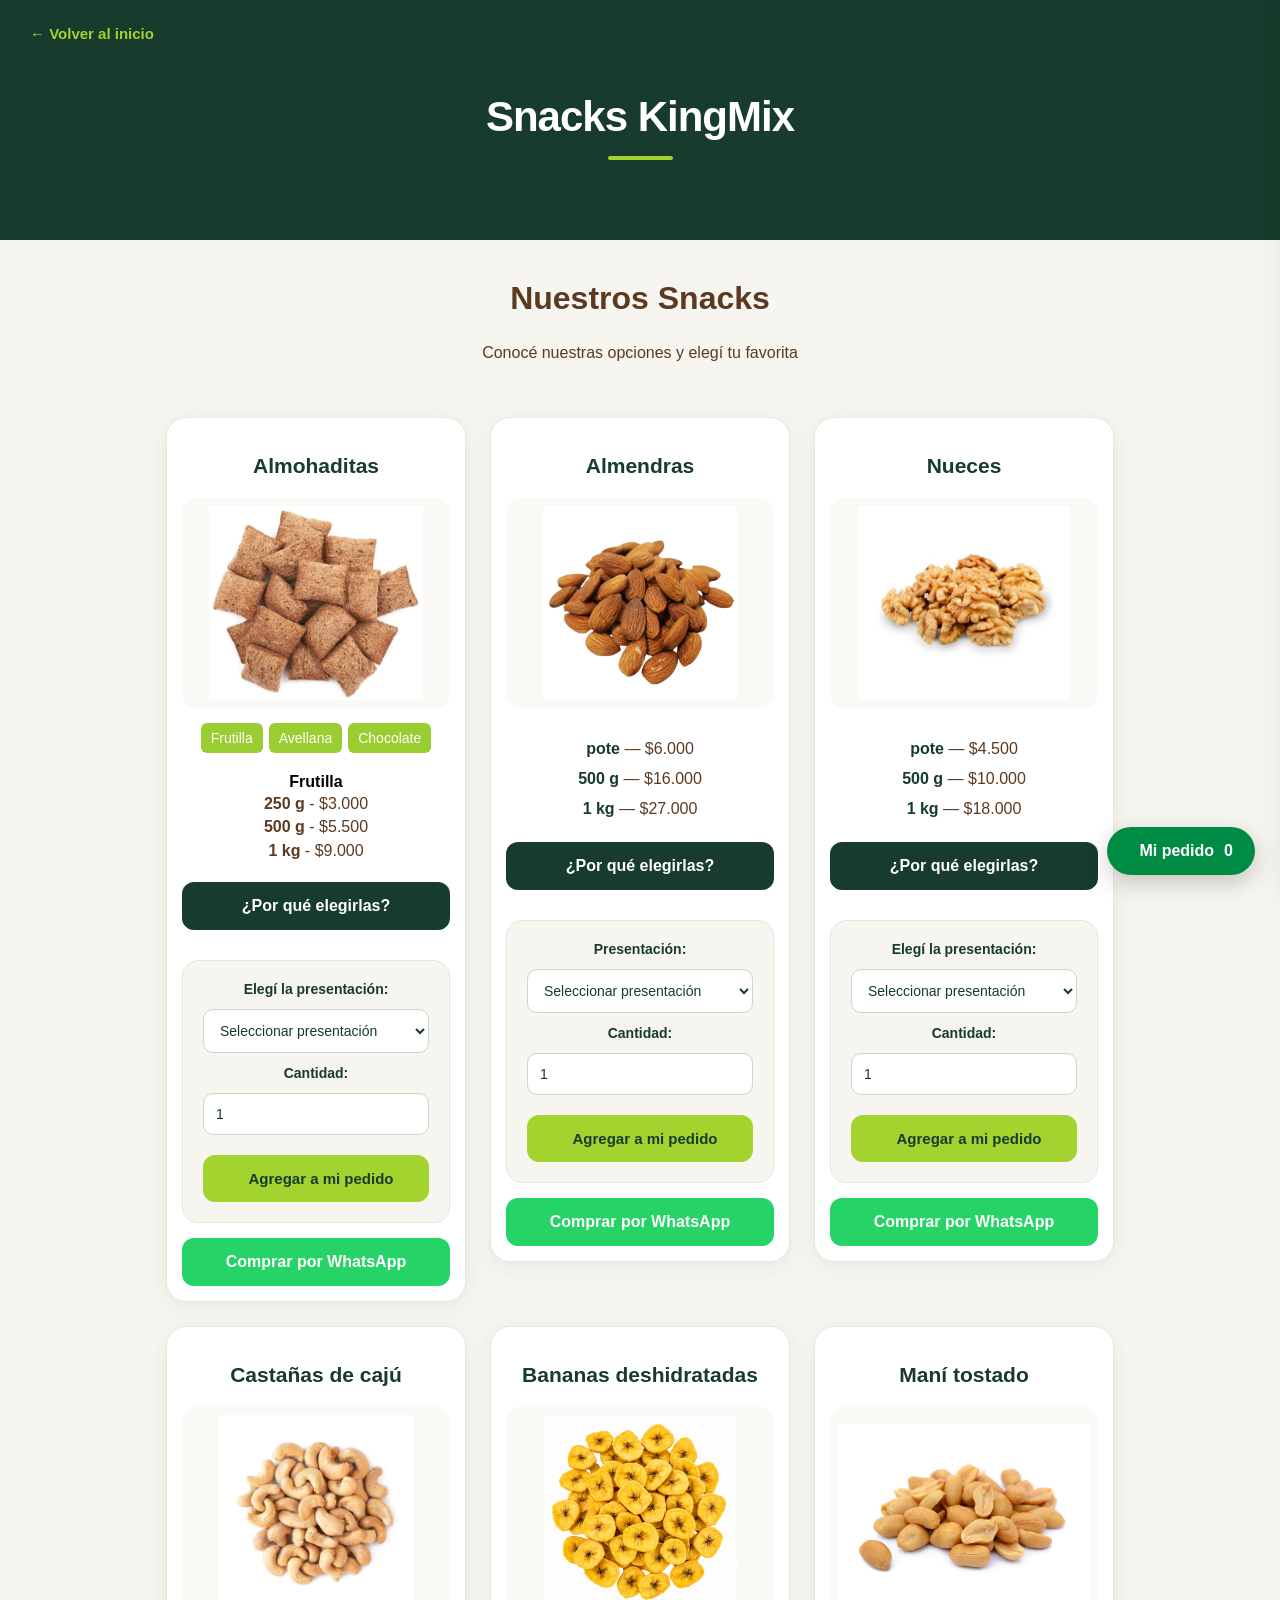
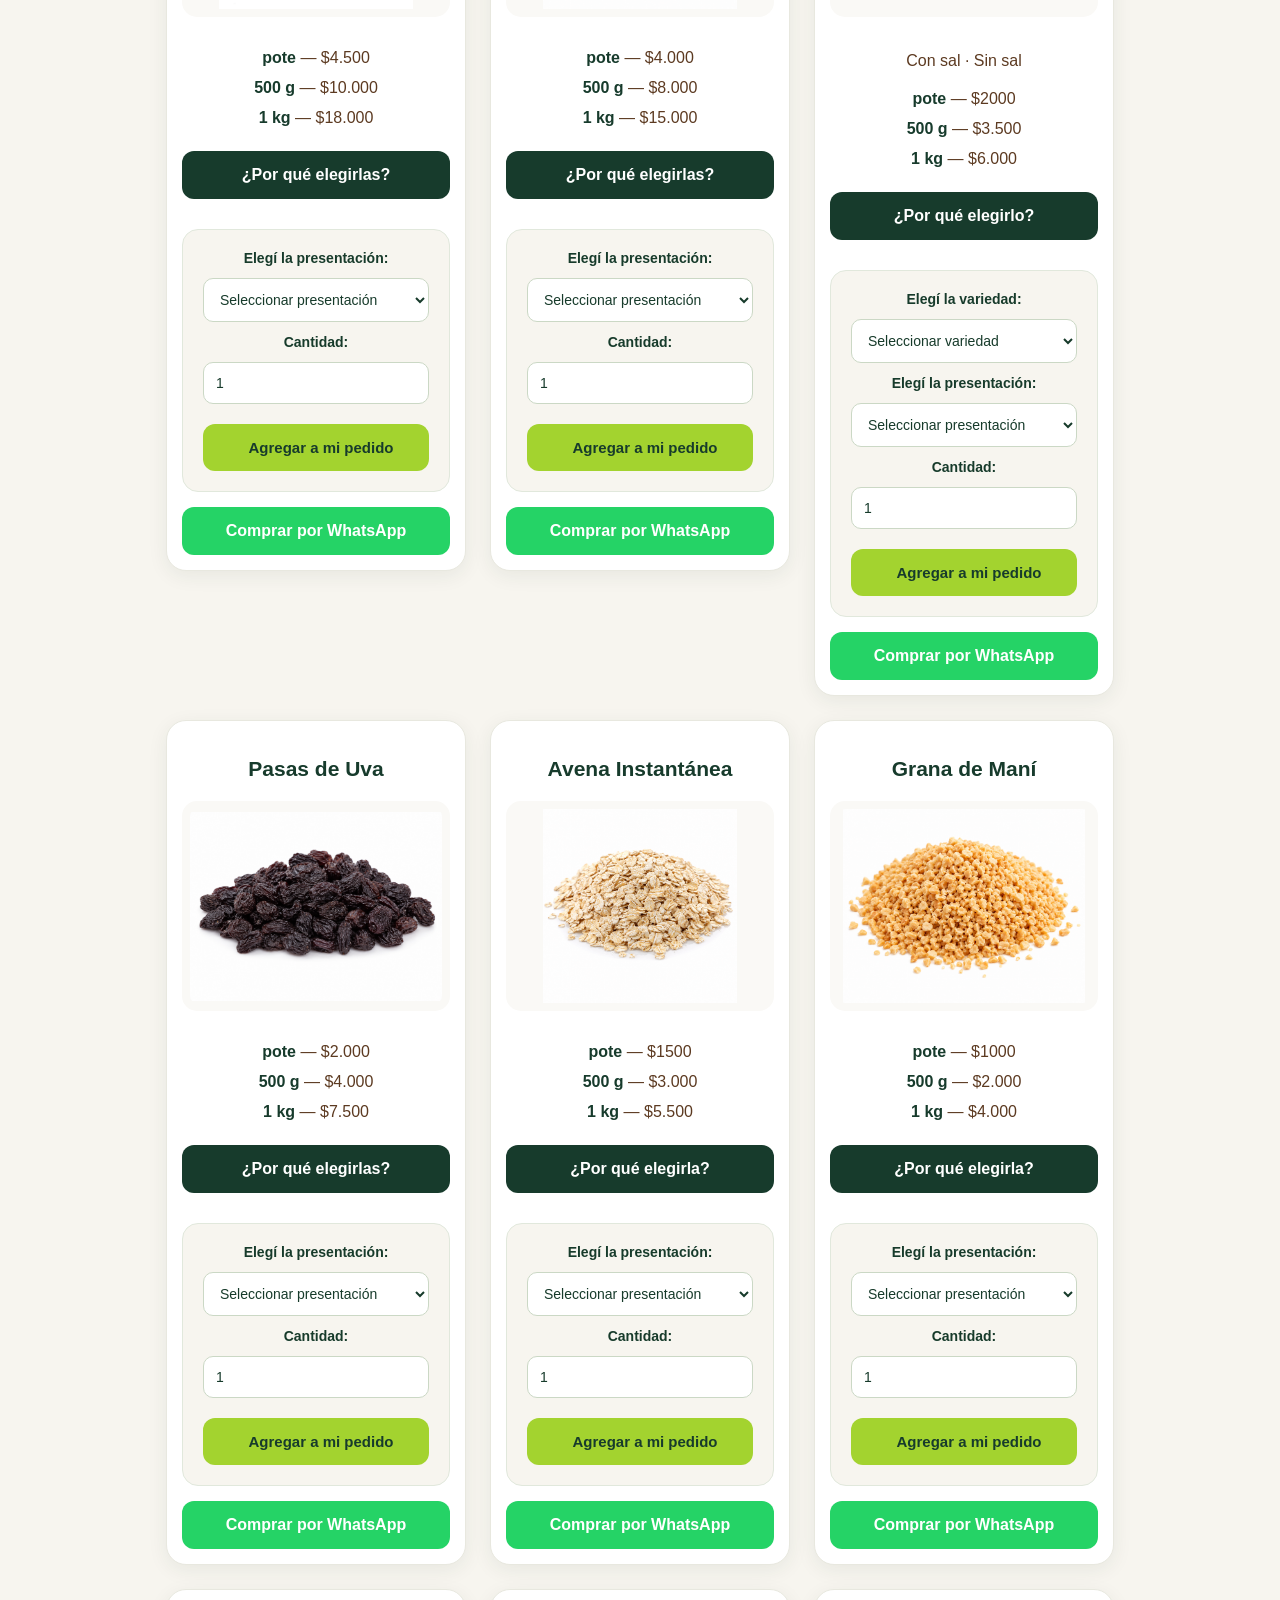
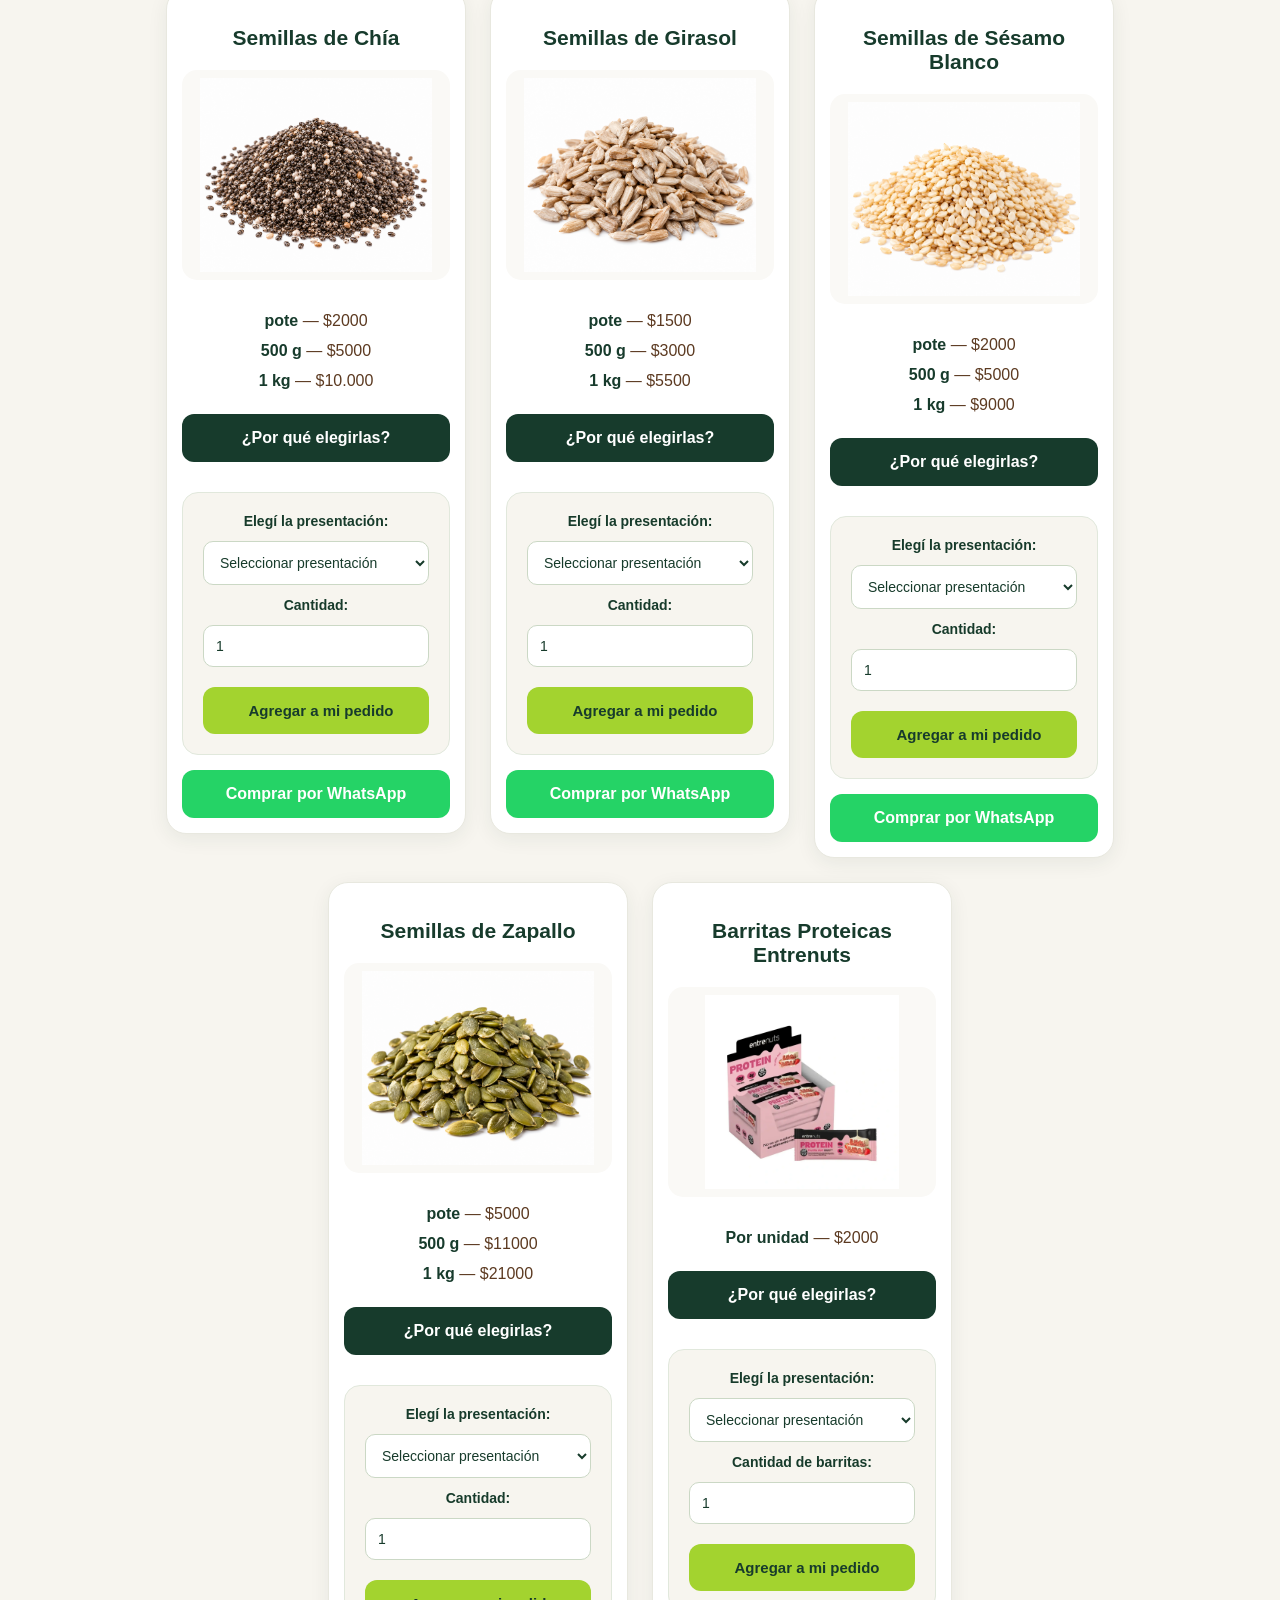
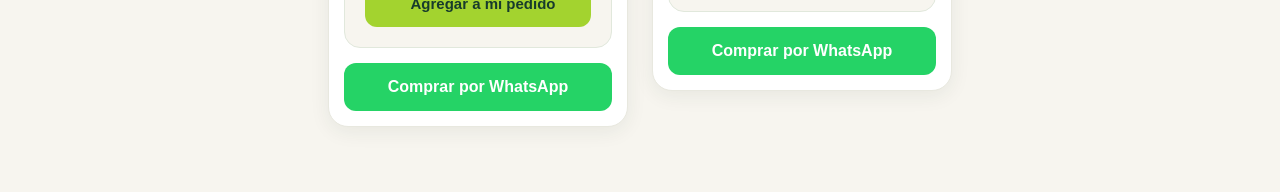
<file: pages/snacks.html>
<!DOCTYPE html>
<html lang="es">

<head>
    <meta charset="UTF-8">
    <meta name="viewport" content="width=device-width, initial-scale=1.0">
    <title>Snacks | KingMix</title>
    <meta name="description"
        content="Descubrí los snacks KingMix: almendras, nueces, castañas de cajú, bananas deshidratadas, maní tostado y más opciones para disfrutar.">
    <link rel="stylesheet" href="../css/style.css">
</head>

<body>
    <header class="header-snacks">
        <a href="../index.html">← Volver al inicio</a>
        <h1>Snacks KingMix</h1>
    </header>
    <main class="pagina-productos">

        <h2>Nuestros Snacks</h2>
        <p>Conocé nuestras opciones y elegí tu favorita</p>
        <section class="lista-productos">

            <article class="producto-snack">
                <h3>Almohaditas</h3>
                <img src="../img/almohaditas.jpg" alt="Almohaditas KingMix">
                <div class="selector-sabores">
                    <button type="button" data-sabor="frutilla">Frutilla</button>
                    <button type="button" data-sabor="avellana">Avellana</button>
                    <button type="button" data-sabor="chocolate">Chocolate</button>
                </div>

                <div class="carrusel-precios">

                    <div class="precio-slide" id="frutilla">
                        <strong>Frutilla</strong>
                        <p><strong>250 g</strong> - $3.000</p>
                        <p><strong>500 g</strong> - $5.500</p>
                        <p><strong>1 kg</strong> - $9.000</p>
                    </div>

                    <div class="precio-slide" id="avellana">
                        <strong>Avellana</strong>
                        <p><strong>250 g</strong> - $3.000</p>
                        <p><strong>500 g</strong> - $5.500</p>
                        <p><strong>1 kg</strong> - $9.000</p>
                    </div>

                    <div class="precio-slide" id="chocolate">
                        <strong>Chocolate</strong>
                        <p><strong>250 g</strong> - $3.000</p>
                        <p><strong>500 g</strong> - $5.500</p>
                        <p><strong>1 kg</strong> - $9.000</p>
                    </div>
                    </div>
<details class="beneficios-producto">
   <summary>¿Por qué elegirlas?</summary>

    <div class="beneficios-contenido">
        <p>✓ Tres sabores para elegir.</p>
        <p>✓ Ideales para desayunos y meriendas.</p>
        <p>✓ Saludables, livianas y ricas.</p>
    </div>
</details>
<!-- SELECTOR PARA AGREGAR AL PEDIDO -->
<div class="selector-pedido">

    <label for="presentacion-almohaditas">
        Elegí la presentación:
    </label>

    <select id="presentacion-almohaditas">
        <option value="">Seleccionar presentación</option>
        <option value="250" data-precio="3000">250 g</option>
        <option value="500" data-precio="5500">500 g</option>
        <option value="1000" data-precio="9000">1 kg</option>
    </select>

    <label for="cantidad-almohaditas">
        Cantidad:
    </label>

    <input
        type="number"
        id="cantidad-almohaditas"
        min="1"
        value="1"
    >

    <button
        type="button"
        class="boton-agregar-pedido"
        data-producto="Almohaditas"
    >
        <i class="fa-solid fa-plus"></i>
        Agregar a mi pedido
    </button>

</div>
                <a class="boton-comprar"
                    href="https://wa.me/5491135046185?text=Hola%20KingMix,%20quiero%20consultar%20el%20precio%20de%20las%20almohaditas">
                    Comprar por WhatsApp
                </a>
            </article>

            <article class="producto-snack">

    <h3>Almendras</h3>

    <img src="../img/almendras.jpg" alt="Almendras KingMix">

    <div class="precios-producto">
        <p><strong>pote</strong> — $6.000</p>
        <p><strong>500 g</strong> — $16.000</p>
        <p><strong>1 kg</strong> — $27.000</p>
    </div>

    <details class="beneficios-producto">
        <summary>¿Por qué elegirlas?</summary>

        <div class="beneficios-contenido">
            <p>✓ Ayudan a mantener una buena salud cardiovascular gracias a sus grasas insaturadas.</p>
            <p>✓ Su vitamina E contribuye a proteger las células frente al daño oxidativo.</p>
            <p>✓ Su aporte de fibra favorece el funcionamiento intestinal.</p>
            <p>✓ Sus proteínas y grasas ayudan a generar mayor sensación de saciedad.</p>
        </div>
    </details>

    <!-- SISTEMA DE PEDIDOS KINGMIX -->

  <div class="selector-pedido">

        <label for="presentacion-almendras">
            Presentación:
        </label>

        <select id="presentacion-almendras">
            <option value="">Seleccionar presentación</option>
            <option value="pote" data-precio="6000">pote - $6.000</option>
            <option value="500" data-precio="16000">500 g - $16.000</option>
            <option value="1000" data-precio="27000">1 kg - $27.000</option>
        </select>

        <label for="cantidad-almendras">
            Cantidad:
        </label>

        <input
            type="number"
            id="cantidad-almendras"
            min="1"
            value="1"
        >

        <button
            type="button"
            class="boton-agregar-pedido"
            data-producto="Almendras"
        >
            <i class="fa-solid fa-plus"></i>
            Agregar a mi pedido
        </button>

    </div>

    <a
        class="boton-comprar"
        href="https://wa.me/5491135046185?text=Hola%20KingMix,%20quiero%20consultar%20el%20precio%20de%20las%20almendras"
    >
        Comprar por WhatsApp
    </a>

</article>

<article class="producto-snack">
                <h3>Nueces</h3>

                <img src="../img/nueces.jpg" alt="Nueces KingMix">
                <div class="precios-producto">
                    <p><strong>pote</strong> — $4.500</p>
                    <p><strong>500 g</strong> — $10.000</p>
                    <p><strong>1 kg</strong> — $18.000</p>
                </div>
                <details class="beneficios-producto">
    <summary>¿Por qué elegirlas?</summary>

    <div class="beneficios-contenido">
        <p>✓ Aportan omega-3 de origen vegetal (ALA), beneficioso para la salud cardiovascular.</p>
        <p>✓ Sus grasas insaturadas contribuyen a mantener niveles normales de colesterol.</p>
        <p>✓ Aportan antioxidantes que ayudan a proteger las células frente al daño oxidativo.</p>
        <p>✓ Su combinación de grasas, proteínas y fibra favorece la sensación de saciedad.</p>
    </div>
</details>
<!-- SISTEMA DE PEDIDOS - NUECES -->

<div class="selector-pedido">

    <label for="presentacion-nueces">
        Elegí la presentación:
    </label>

    <select id="presentacion-nueces">

        <option value="">Seleccionar presentación</option>

        <option value="pote" data-precio="4500">
            pote - $4.500
        </option>

        <option value="500" data-precio="10000">
            500 g - $10.000
        </option>

        <option value="1000" data-precio="18000">
            1 kg - $18.000
        </option>

    </select>

    <label for="cantidad-nueces">
        Cantidad:
    </label>

    <input
        type="number"
        id="cantidad-nueces"
        min="1"
        value="1"
    >

    <button
        type="button"
        class="boton-agregar-pedido"
        data-producto="Nueces"
    >
        <i class="fa-solid fa-plus"></i>
        Agregar a mi pedido
    </button>

</div>
                <a class="boton-comprar"
                    href="https://wa.me/5491135046185?text=Hola%20KingMix,%20quiero%20consultar%20el%20precio%20de%20las%20nueces">
                    Comprar por WhatsApp
                </a>
            </article>
            <article class="producto-snack">

                <h3>Castañas de cajú</h3>

                <img src="../img/castañas.jpeg" alt="Castañas De Cajú KingMix">

                <div class="precios-producto">
                    <p><strong>pote</strong> — $4.500</p>
                    <p><strong>500 g</strong> — $10.000</p>
                    <p><strong>1 kg</strong> — $18.000</p>
                </div>
                <details class="beneficios-producto">
    <summary>¿Por qué elegirlas?</summary>

    <div class="beneficios-contenido">
        <p>✓ Aportan magnesio, mineral que contribuye al funcionamiento normal de músculos y sistema nervioso.</p>
        <p>✓ Contienen cobre, que participa en el metabolismo energético y en la protección de las células frente al daño oxidativo.</p>
        <p>✓ Sus grasas insaturadas forman parte de una alimentación favorable para la salud cardiovascular.</p>
        <p>✓ Aportan proteínas y grasas que ayudan a generar sensación de saciedad.</p>
    </div>
</details>
<!-- SISTEMA DE PEDIDOS - CASTAÑAS DE CAJÚ -->

<div class="selector-pedido">

    <label for="presentacion-caju">
        Elegí la presentación:
    </label>

    <select id="presentacion-caju">

        <option value="">Seleccionar presentación</option>

        <option value="pote" data-precio="4500">
            pote - $4.500
        </option>

        <option value="500" data-precio="10000">
            500 g - $10.000
        </option>

        <option value="1000" data-precio="18000">
            1 kg - $18.000
        </option>

    </select>

    <label for="cantidad-caju">
        Cantidad:
    </label>

    <input
        type="number"
        id="cantidad-caju"
        min="1"
        value="1"
    >

    <button
        type="button"
        class="boton-agregar-pedido"
        data-producto="Castañas de cajú"
    >
        <i class="fa-solid fa-plus"></i>
        Agregar a mi pedido
    </button>

</div>

                <a class="boton-comprar"
                    href="https://wa.me/5491135046185?text=Hola%20KingMix,%20quiero%20consultar%20el%20precio%20de%20las%20castañas%20de%20cajú">
                    Comprar por WhatsApp
                </a>
            </article>
         <article class="producto-snack">


                <h3>Bananas deshidratadas</h3>

                <img src="../img/bananas2.png" alt="Bananas Deshidratadas KingMix">

                <div class="precios-producto">
                    <p><strong>pote</strong> — $4.000</p>
                    <p><strong>500 g</strong> — $8.000</p>
                    <p><strong>1 kg</strong> — $15.000</p>
                </div>
<details class="beneficios-producto">
    <summary>¿Por qué elegirlas?</summary>

    <div class="beneficios-contenido">
        <p>✓ Aportan carbohidratos, una fuente de energía para el organismo.</p>
        <p>✓ Contienen potasio, mineral que contribuye al funcionamiento normal de músculos y sistema nervioso.</p>
        <p>✓ Aportan fibra, que favorece el funcionamiento intestinal.</p>
        <p>✓ Son una opción práctica para sumar energía en desayunos, meriendas o colaciones.</p>
    </div>
</details>
<!-- SISTEMA DE PEDIDOS - BANANAS DESHIDRATADAS -->

<div class="selector-pedido">

    <label for="presentacion-bananas">
        Elegí la presentación:
    </label>

    <select id="presentacion-bananas">

        <option value="">Seleccionar presentación</option>

        <option value="pote" data-precio="4000">
            pote - $4.000
        </option>

        <option value="500" data-precio="8000">
            500 g - $8.000
        </option>

        <option value="1000" data-precio="15000">
            1 kg - $15.000
        </option>

    </select>

    <label for="cantidad-bananas">
        Cantidad:
    </label>

    <input
        type="number"
        id="cantidad-bananas"
        min="1"
        value="1"
    >

    <button
        type="button"
        class="boton-agregar-pedido"
        data-producto="Bananas deshidratadas"
    >
        <i class="fa-solid fa-plus"></i>
        Agregar a mi pedido
    </button>

</div>
                <a class="boton-comprar"
                    href="https://wa.me/5491135046185?text=Hola%20KingMix,%20quiero%20consultar%20el%20precio%20de%20las%20bananas%20deshidratadas">
                    Comprar por WhatsApp
                </a>
            </article>
            <article class="producto-snack">

                <h3>Maní tostado</h3>

                <img src="../img/mani.jpg" alt="Maní tostado KingMix">

                <div class="bloque-mani">
                    <p class="variedades-mani">Con sal · Sin sal</p>

                    <div class="precios-producto">
                        <p><strong>pote</strong> — $2000</p>
                        <p><strong>500 g</strong> — $3.500</p>
                        <p><strong>1 kg</strong> — $6.000</p>
                    </div>
                </div>
                <details class="beneficios-producto">
    <summary>¿Por qué elegirlo?</summary>

    <div class="beneficios-contenido">
        <p>✓ Aporta proteínas vegetales que contribuyen al mantenimiento de la masa muscular.</p>
        <p>✓ Contiene grasas insaturadas, asociadas a una alimentación favorable para la salud cardiovascular.</p>
        <p>✓ Aporta magnesio, que contribuye al funcionamiento normal de músculos y sistema nervioso.</p>
        <p>✓ Su combinación de proteínas, grasas y fibra ayuda a generar sensación de saciedad.</p>
    </div>
</details>
<!-- SISTEMA DE PEDIDOS - MANÍ TOSTADO -->

<div class="selector-pedido">

    <label for="variedad-mani">
        Elegí la variedad:
    </label>

    <select id="variedad-mani">
        <option value="">Seleccionar variedad</option>
        <option value="Con sal">Con sal</option>
        <option value="Sin sal">Sin sal</option>
    </select>

    <label for="presentacion-mani">
        Elegí la presentación:
    </label>

    <select id="presentacion-mani">

        <option value="">Seleccionar presentación</option>

        <option value="pote" data-precio="2000">
            pote - $2.000
        </option>

        <option value="500" data-precio="3500">
            500 g - $3.500
        </option>

        <option value="1000" data-precio="6000">
            1 kg - $6.000
        </option>

    </select>

    <label for="cantidad-mani">
        Cantidad:
    </label>

    <input
        type="number"
        id="cantidad-mani"
        min="1"
        value="1"
    >

    <button
        type="button"
        class="boton-agregar-pedido"
        data-producto="Maní tostado"
    >
        <i class="fa-solid fa-plus"></i>
        Agregar a mi pedido
    </button>

</div>
                <a class="boton-comprar"
                    href="https://wa.me/5491135046185?text=Hola%20KingMix,%20quiero%20consultar%20el%20precio%20del%20maní%20tostado">
                    Comprar por WhatsApp
                </a>

            </article>
            <!-- Pasas de Uva -->
            <article class="producto-snack tarjeta-pasas">

                <h3>Pasas de Uva</h3>

                <img src="../img/pasasdeuva.png" alt="Pasas de Uva KingMix">

                <div class="precios-producto">
                    <p><strong>pote</strong> — $2.000</p>
                    <p><strong>500 g</strong> — $4.000</p>
                    <p><strong>1 kg</strong> — $7.500</p>
                </div>
                <details class="beneficios-producto">
    <summary>¿Por qué elegirlas?</summary>

    <div class="beneficios-contenido">
        <p>✓ Aportan carbohidratos, que contribuyen a proporcionar energía al organismo.</p>
        <p>✓ Aportan fibra, que favorece el funcionamiento intestinal.</p>
        <p>✓ Contienen potasio, mineral que contribuye al funcionamiento normal de músculos y sistema nervioso.</p>
        <p>✓ Contienen compuestos antioxidantes presentes naturalmente en las uvas.</p>
    </div>
</details>
<!-- SISTEMA DE PEDIDOS - PASAS DE UVA -->

<div class="selector-pedido">

    <label for="presentacion-pasas">
        Elegí la presentación:
    </label>

    <select id="presentacion-pasas">

        <option value="">Seleccionar presentación</option>

        <option value="pote" data-precio="2000">
            pote - $2.000
        </option>

        <option value="500" data-precio="4000">
            500 g - $4.000
        </option>

        <option value="1000" data-precio="7500">
            1 kg - $7.500
        </option>

    </select>

    <label for="cantidad-pasas">
        Cantidad:
    </label>

    <input
        type="number"
        id="cantidad-pasas"
        min="1"
        value="1"
    >

    <button
        type="button"
        class="boton-agregar-pedido"
        data-producto="Pasas de uva"
    >
        <i class="fa-solid fa-plus"></i>
        Agregar a mi pedido
    </button>

</div>
                <a class="boton-comprar"
                    href="https://wa.me/5491135046185?text=Hola%20KingMix,%20quiero%20consultar%20el%20precio%20de%20las%20Pasas%20de%20Uva">
                    Comprar por WhatsApp
                </a>
            </article>

            <!-- Avena Instantánea -->
            <article class="producto-snack">

                <h3>Avena Instantánea</h3>

                <img src="../img/avena.png" alt="Avena Instantánea KingMix">
                <div class="precios-producto">
                    <p><strong>pote</strong> — $1500</p>
                    <p><strong>500 g</strong> — $3.000</p>
                    <p><strong>1 kg</strong> — $5.500</p>
                </div>
                <details class="beneficios-producto">
    <summary>¿Por qué elegirla?</summary>

    <div class="beneficios-contenido">
        <p>✓ Aporta fibra, que favorece el funcionamiento intestinal.</p>
        <p>✓ Contiene beta-glucanos, un tipo de fibra soluble presente naturalmente en la avena.</p>
        <p>✓ Aporta carbohidratos, que proporcionan energía al organismo.</p>
        <p>✓ Es una opción nutritiva y versátil para incorporar en desayunos y meriendas.</p>
    </div>
</details>
<!-- SISTEMA DE PEDIDOS - AVENA INSTANTÁNEA -->

<div class="selector-pedido">

    <label for="presentacion-avena">
        Elegí la presentación:
    </label>

    <select id="presentacion-avena">

        <option value="">Seleccionar presentación</option>

        <option value="pote" data-precio="1500">
            pote - $1.500
        </option>

        <option value="500" data-precio="3000">
            500 g - $3.000
        </option>

        <option value="1000" data-precio="5500">
            1 kg - $5.500
        </option>

    </select>

    <label for="cantidad-avena">
        Cantidad:
    </label>

    <input
        type="number"
        id="cantidad-avena"
        min="1"
        value="1"
    >

    <button
        type="button"
        class="boton-agregar-pedido"
        data-producto="Avena Instantánea"
    >
        <i class="fa-solid fa-plus"></i>
        Agregar a mi pedido
    </button>

</div>
                <a class="boton-comprar"
                    href="https://wa.me/5491135046185?text=Hola%20KingMix,%20quiero%20consultar%20por%20Avena%20Instantanea">
                    Comprar por WhatsApp
                </a>
            </article>
            <!-- Grana de Maní -->
            <article class="producto-snack">

                <h3>Grana de Maní</h3>

                <img src="../img/granademani.png" alt="Grana de Maní KingMix">
                <div class="precios-producto">
                    <p><strong>pote</strong> — $1000</p>
                    <p><strong>500 g</strong> — $2.000</p>
                    <p><strong>1 kg</strong> — $4.000</p>
                </div>
                <details class="beneficios-producto">
    <summary>¿Por qué elegirla?</summary>

    <div class="beneficios-contenido">
        <p>✓ Aporta proteínas vegetales que contribuyen al mantenimiento de la masa muscular.</p>
        <p>✓ Contiene grasas insaturadas, adecuadas dentro de una alimentación equilibrada.</p>
        <p>✓ Aporta magnesio, que contribuye al funcionamiento normal de músculos y sistema nervioso.</p>
        <p>✓ Es práctica para sumar sabor, textura y nutrientes a distintas preparaciones.</p>
    </div>
</details>
<!-- SISTEMA DE PEDIDOS - GRANA DE MANÍ -->

<div class="selector-pedido">

    <label for="presentacion-grana">
        Elegí la presentación:
    </label>

    <select id="presentacion-grana">

        <option value="">Seleccionar presentación</option>

        <option value="pote" data-precio="1000">
            pote - $1.000
        </option>

        <option value="500" data-precio="2000">
            500 g - $2.000
        </option>

        <option value="1000" data-precio="4000">
            1 kg - $4.000
        </option>

    </select>

    <label for="cantidad-grana">
        Cantidad:
    </label>

    <input
        type="number"
        id="cantidad-grana"
        min="1"
        value="1"
    >

    <button
        type="button"
        class="boton-agregar-pedido"
        data-producto="Grana de Maní"
    >
        <i class="fa-solid fa-plus"></i>
        Agregar a mi pedido
    </button>

</div>
                <a class="boton-comprar"
                    href="https://wa.me/5491135046185?text=Hola%20KingMix,%20quiero%20consultar%20por%20Grana%20de%20Mani">
                    Comprar por WhatsApp
                </a>
            </article>
            <!-- Semillas de Chía -->
<article class="producto-snack">

    <h3>Semillas de Chía</h3>

    <img src="../img/chia.png" alt="Semillas de Chía KingMix">

    <div class="precios-producto">
        <p><strong>pote</strong> — $2000</p>
        <p><strong>500 g</strong> — $5000</p>
      <p><strong>1 kg</strong> — $10.000</p>
    </div>

    <details class="beneficios-producto">
        <summary>¿Por qué elegirlas?</summary>

        <div class="beneficios-contenido">
            <p>✓ Ricas en omega 3, que contribuye a la salud cardiovascular.</p>
            <p>✓ Aportan fibra, que favorece el tránsito intestinal.</p>
            <p>✓ Contienen proteínas vegetales y minerales esenciales.</p>
            <p>✓ Son ideales para incorporar en yogures, desayunos y licuados.</p>
        </div>
    </details>
<!-- SISTEMA DE PEDIDOS - SEMILLAS DE CHÍA -->

<div class="selector-pedido">

    <label for="presentacion-chia">
        Elegí la presentación:
    </label>

    <select id="presentacion-chia">

        <option value="">Seleccionar presentación</option>

        <option value="pote" data-precio="2000">
            pote - $2.000
        </option>

        <option value="500" data-precio="5000">
            500 g - $5.000
        </option>

        <option value="1000" data-precio="10000">
            1 kg - $10.000
        </option>

    </select>

    <label for="cantidad-chia">
        Cantidad:
    </label>

    <input
        type="number"
        id="cantidad-chia"
        min="1"
        value="1"
    >

    <button
        type="button"
        class="boton-agregar-pedido"
        data-producto="Semillas de Chía"
    >
        <i class="fa-solid fa-plus"></i>
        Agregar a mi pedido
    </button>

</div>
    <a class="boton-comprar"
       href="https://wa.me/5491135046185?text=Hola%20KingMix,%20quiero%20consultar%20por%20Semillas%20de%20Chia"
       target="_blank"
       rel="noopener noreferrer">
       Comprar por WhatsApp
    </a>

</article>
<!-- Semillas de Girasol -->
<article class="producto-snack">

    <h3>Semillas de Girasol</h3>

    <img src="../img/girasol.png" alt="Semillas de Girasol">

    <div class="precios-producto">
        <p><strong>pote</strong> — $1500</p>
        <p><strong>500 g</strong> — $3000</p>
        <p><strong>1 kg</strong> — $5500</p>
    </div>

    <details class="beneficios-producto">
        <summary>¿Por qué elegirlas?</summary>

        <div class="beneficios-contenido">
            <p>✓ Son fuente de vitamina E, un antioxidante que ayuda a proteger las células.</p>
            <p>✓ Aportan grasas insaturadas, beneficiosas para la salud cardiovascular.</p>
            <p>✓ Contienen proteínas vegetales que contribuyen al mantenimiento muscular.</p>
            <p>✓ Aportan magnesio y otros minerales importantes para el organismo.</p>
            <p>✓ Son ideales para incorporar en ensaladas, yogures y preparaciones caseras.</p>
        </div>
    </details>
<!-- SISTEMA DE PEDIDOS - SEMILLAS DE GIRASOL -->

<div class="selector-pedido">

    <label for="presentacion-girasol">
        Elegí la presentación:
    </label>

    <select id="presentacion-girasol">

        <option value="">Seleccionar presentación</option>

        <option value="pote" data-precio="1500">
            pote - $1.500
        </option>

        <option value="500" data-precio="3000">
            500 g - $3.000
        </option>

        <option value="1000" data-precio="5500">
            1 kg - $5.500
        </option>

    </select>

    <label for="cantidad-girasol">
        Cantidad:
    </label>

    <input
        type="number"
        id="cantidad-girasol"
        min="1"
        value="1"
    >

    <button
        type="button"
        class="boton-agregar-pedido"
        data-producto="Semillas de Girasol"
    >
        <i class="fa-solid fa-plus"></i>
        Agregar a mi pedido
    </button>

</div>
    <a class="boton-comprar"
       href="https://wa.me/5491135046185?text=Hola%20KingMix,%20quiero%20consultar%20por%20Semillas%20de%20Girasol"
       target="_blank"
       rel="noopener noreferrer">
       Comprar por WhatsApp
    </a>

</article>
<!-- Semillas de Sésamo Blanco -->
<article class="producto-snack">

    <h3>Semillas de Sésamo Blanco</h3>

    <img src="../img/sesamo.png" alt="Semillas de Sésamo Blanco KingMix">

    <div class="precios-producto">
        <p><strong>pote</strong> — $2000</p>
        <p><strong>500 g</strong> — $5000</p>
        <p><strong>1 kg</strong> — $9000</p>
    </div>

    <details class="beneficios-producto">
        <summary>¿Por qué elegirlas?</summary>

        <div class="beneficios-contenido">
            <p>✓ Aportan calcio, un mineral importante para mantener huesos y dientes saludables.</p>
            <p>✓ Contienen proteínas vegetales que contribuyen al mantenimiento muscular.</p>
            <p>✓ Son fuente de grasas insaturadas, beneficiosas para la salud cardiovascular.</p>
            <p>✓ Aportan fibra, que favorece el funcionamiento del sistema digestivo.</p>
            <p>✓ Son ideales para incorporar en ensaladas, panes, yogures y preparaciones caseras.</p>
        </div>
    </details>
<!-- SISTEMA DE PEDIDOS - SEMILLAS DE SÉSAMO BLANCO -->

<div class="selector-pedido">

    <label for="presentacion-sesamo">
        Elegí la presentación:
    </label>

    <select id="presentacion-sesamo">

        <option value="">Seleccionar presentación</option>

        <option value="pote" data-precio="2000">
            pote - $2.000
        </option>

        <option value="500" data-precio="5000">
            500 g - $5.000
        </option>

        <option value="1000" data-precio="9000">
            1 kg - $9.000
        </option>

    </select>

    <label for="cantidad-sesamo">
        Cantidad:
    </label>

    <input
        type="number"
        id="cantidad-sesamo"
        min="1"
        value="1"
    >

    <button
        type="button"
        class="boton-agregar-pedido"
        data-producto="Semillas de Sésamo Blanco"
    >
        <i class="fa-solid fa-plus"></i>
        Agregar a mi pedido
    </button>

</div>
    <a class="boton-comprar"
       href="https://wa.me/5491135046185?text=Hola%20KingMix,%20quiero%20consultar%20por%20Semillas%20de%20Sesamo%20Blanco"
       target="_blank"
       rel="noopener noreferrer">
       Comprar por WhatsApp
    </a>

</article>
<!-- Semillas de Zapallo -->
<article class="producto-snack">

    <h3>Semillas de Zapallo</h3>

    <img src="../img/zapallo.png" alt="Semillas de Zapallo KingMix">

    <div class="precios-producto">
        <p><strong>pote</strong> — $5000</p>
        <p><strong>500 g</strong> — $11000</p>
        <p><strong>1 kg</strong> — $21000</p>
    </div>

    <details class="beneficios-producto">
        <summary>¿Por qué elegirlas?</summary>

        <div class="beneficios-contenido">
            <p>✓ Son fuente de magnesio, que contribuye al funcionamiento normal de músculos y sistema nervioso.</p>
            <p>✓ Aportan zinc, un mineral importante para el funcionamiento del sistema inmunológico.</p>
            <p>✓ Contienen proteínas vegetales que contribuyen al mantenimiento muscular.</p>
            <p>✓ Aportan grasas insaturadas, importantes para una alimentación equilibrada.</p>
            <p>✓ Son ideales para consumir como snack o incorporar en ensaladas, yogures y preparaciones caseras.</p>
        </div>
    </details>
<!-- SISTEMA DE PEDIDOS - SEMILLAS DE ZAPALLO -->

<div class="selector-pedido">

    <label for="presentacion-zapallo">
        Elegí la presentación:
    </label>

    <select id="presentacion-zapallo">

        <option value="">Seleccionar presentación</option>

        <option value="pote" data-precio="5000">
            pote - $5.000
        </option>

        <option value="500" data-precio="11000">
            500 g - $11.000
        </option>

        <option value="1000" data-precio="21000">
            1 kg - $21.000
        </option>

    </select>

    <label for="cantidad-zapallo">
        Cantidad:
    </label>

    <input
        type="number"
        id="cantidad-zapallo"
        min="1"
        value="1"
    >

    <button
        type="button"
        class="boton-agregar-pedido"
        data-producto="Semillas de Zapallo"
    >
        <i class="fa-solid fa-plus"></i>
        Agregar a mi pedido
    </button>

</div>
    <a class="boton-comprar"
       href="https://wa.me/5491135046185?text=Hola%20KingMix,%20quiero%20consultar%20por%20Semillas%20de%20Zapallo"
       target="_blank"
       rel="noopener noreferrer">
       Comprar por WhatsApp
    </a>

</article>
<!-- Barritas Proteicas Entrenuts -->
<article class="producto-snack">

    <h3>Barritas Proteicas Entrenuts</h3>

<img src="../img/barritafrutilla.png"
     alt="Barritas Proteicas Entrenuts Frutilla KingMix">

    <div class="precios-producto">
        <p><strong>Por unidad</strong> — $2000</p>
    </div>

    <details class="beneficios-producto">
        <summary>¿Por qué elegirlas?</summary>

        <div class="beneficios-contenido">
            <p>✓ Una opción práctica para consumir entre comidas.</p>
            <p>✓ Aportan proteínas que contribuyen al mantenimiento muscular.</p>
            <p>✓ Ideales para llevar al trabajo, gimnasio o universidad.</p>
            <p>✓ Una alternativa cómoda para complementar tu alimentación.</p>
        </div>

    </details>
<!-- SISTEMA DE PEDIDOS - BARRITAS PROTEICAS -->

<div class="selector-pedido">

    <label for="presentacion-barritas">
        Elegí la presentación:
    </label>

    <select id="presentacion-barritas">

        <option value="">Seleccionar presentación</option>

        <option value="unidad" data-precio="2000">
            1 unidad - $2.000
        </option>

    </select>

    <label for="cantidad-barritas">
        Cantidad de barritas:
    </label>

    <input
        type="number"
        id="cantidad-barritas"
        min="1"
        value="1"
    >

    <button
        type="button"
        class="boton-agregar-pedido"
        data-producto="Barritas Proteicas Entrenuts"
    >
        <i class="fa-solid fa-plus"></i>
        Agregar a mi pedido
    </button>

</div>
    <a class="boton-comprar"
       href="https://wa.me/5491135046185?text=Hola%20KingMix,%20quiero%20consultar%20por%20las%20Barritas%20Proteicas%20Entrenuts"
       target="_blank"
       rel="noopener noreferrer">
        Comprar por WhatsApp
    </a>

</article>
        </section>
    </main>
    <script>
        const botonesSabores = document.querySelectorAll(".selector-sabores button");
        const carrusel = document.querySelector(".carrusel-precios");

        botonesSabores.forEach((boton) => {
            boton.addEventListener("click", () => {
                const sabor = boton.dataset.sabor;
                const slide = document.getElementById(sabor);

                carrusel.scrollTo({
                    left: slide.offsetLeft - carrusel.offsetLeft,
                    behavior: "smooth"
                });
            });
        });
    </script>
    <!-- SISTEMA DE PEDIDOS KINGMIX -->
     <!-- BOTÓN FLOTANTE MI PEDIDO -->
<button
  type="button"
  id="abrir-pedido"
  class="pedido-flotante"
  aria-controls="panel-pedido"
  aria-expanded="false"
>
  <i class="fa-solid fa-clipboard-list"></i>
  Mi pedido
  <span id="pedido-contador">0</span>
</button>
     <!-- FONDO OSCURO -->
<div id="pedido-overlay" class="pedido-overlay"></div>

<!-- BARRA LATERAL -->
<aside
  id="panel-pedido"
  class="panel-pedido"
  role="dialog"
  aria-modal="true"
  aria-labelledby="titulo-pedido"
  aria-hidden="true"
  inert
>
  <!-- ENCABEZADO -->
  <div class="pedido-encabezado">

    <div>
      <h2 id="titulo-pedido">
        <i class="fa-solid fa-clipboard-list"></i>
        Mi pedido KingMix
      </h2>

      <p>Tu lista de productos para enviar por WhatsApp.</p>
    </div>

    <button
      type="button"
      id="cerrar-pedido"
      class="pedido-cerrar"
      aria-label="Cerrar lista de pedidos"
    >
      &times;
    </button>

  </div>

  <!-- PRODUCTOS SELECCIONADOS -->
  <div id="pedido-productos" class="pedido-productos">

    <div class="pedido-vacio">
      <i class="fa-solid fa-basket-shopping"></i>
      <h3>Tu lista está vacía</h3>
      <p>Explorá nuestros productos y agregá tus favoritos.</p>
    </div>

  </div>

  <!-- RESUMEN DEL PEDIDO -->
  <div class="pedido-resumen">

    <div class="pedido-total">
      <span>Total estimado</span>
      <strong id="pedido-precio-total">$0</strong>
    </div>

    <p class="pedido-aviso">
      <i class="fa-solid fa-circle-info"></i>
      Los precios y la disponibilidad están sujetos
      a confirmación. Tu pedido se coordina
      directamente por WhatsApp.
    </p>

    <!-- WHATSAPP -->
    <button
      type="button"
      id="enviar-pedido"
      class="pedido-whatsapp"
      disabled
    >
      <i class="fa-brands fa-whatsapp"></i>
      Consultar pedido por WhatsApp
      <span>→</span>
    </button>

    <!-- ACCIONES -->
    <div class="pedido-acciones">

      <button type="button" id="vaciar-pedido">
        <i class="fa-regular fa-trash-can"></i>
        Vaciar lista
      </button>

      <button type="button" id="seguir-comprando">
        <i class="fa-solid fa-plus"></i>
        Seguir agregando
      </button>

    </div>

  </div>

</aside>
<script src="../js/pedidos.js" defer></script>
</body>

</html>
</file>
<file: css/style.css>
.boton-comprar {
  background-color: #9acd32;
  padding: 10px 20px;
  display: inline-block;
  text-decoration: none;
  color: white;
  border-radius: 8px;
  transition: 0.3s;
  margin-top: auto;
}
.boton-comprar:hover {
  background-color: #5c3a21;
}

.boton-whatsapp,
.boton-instagram {
  display: inline-block;
  background-color: #9acd32;
  padding: 10px 18px;
  color: white;
  border-radius: 8px;
}
.boton-whatsapp i,
.boton-instagram i {
  color: white;
}
.boton-whatsapp:hover,
.boton-instagram:hover {
  background-color: #7fb823;
  color: white;
  text-decoration: none;
}

.producto-snack, .articuloimg {
  border-radius: 10px;
  text-align: center;
  box-sizing: border-box;
}

.articuloimg {
  width: 300px;
  border: 1px solid #ddd;
  padding: 15px;
  box-shadow: 0 4px 12px rgba(92, 58, 33, 0.2);
  display: flex;
  flex-direction: column;
  transition: transform 0.3s ease;
}
.articuloimg img {
  width: 100%;
  border-radius: 10px;
  height: 285px;
  object-fit: cover;
}

.producto-snack {
  width: 300px;
  padding: 15px;
  box-shadow: 0 4px 12px rgba(92, 58, 33, 0.2);
  display: flex;
  flex-direction: column;
  border: 1px solid #ddd;
  transition: transform 0.3s ease;
}
.producto-snack:hover {
  transform: translateY(-5px);
  box-shadow: 0 8px 20px rgba(0, 0, 0, 0.18);
}
.producto-snack .presentaciones {
    margin-top: 12px;
}
.producto-snack img {
  width: 100%;
  border-radius: 10px;
  height: 285px;
  object-fit: cover;
}

.img-noquis {
  object-fit: contain;
  transform: scale(0.99);
}

.carrusel-precios {
  display: flex;
  overflow-x: auto;
  scroll-snap-type: x mandatory;
  width: 100%;
  scrollbar-width: none;
}

.carrusel-precios::-webkit-scrollbar {
  display: none;
}

.precio-slide {
  min-width: 100%;
  scroll-snap-align: start;
  text-align: center;
}

.precio-slide p {
    margin: 3px 0;
    line-height: 1.3;
}
.selector-sabores {
  display: flex;
  justify-content: center;
  gap: 6px;
  margin: 15px 0;
}
.selector-sabores button {
  background-color: #9acd32;
  color: white;
  padding: 7px 10px;
  border-radius: 6px;
  font-size: 14px;
  border: none;
  cursor: pointer;
}

.precios-producto {
    text-align: center;
    margin-top: 15px;
    margin-bottom: 10px;
}
.precios-producto p {
  margin: 8px 0;
}

.variedades-mani {
  text-align: center;
  margin: 8px 0 0;
}

.bloque-mani {
  margin-top: 35px;
  text-align: center;
}
.bloque-mani .variedades-mani {
  margin: 0 0 12px;
}
.bloque-mani .precios-producto {
  margin-top: 0;
}

.producto-snack > p:not(.precios-producto p) {
  min-height: 55px;
}

.ingredientes {
  min-height: 55px;
  text-align: center;
}

.pagina-mixes .precios-producto {
  margin-top: 25px;
  margin-bottom: 15px;
}
.pagina-mixes .ingredientes {
  min-height: 38px;
}

@media (max-width: 768px) {
  .logo {
    width: 80px;
  }
  .menu {
    gap: 15px;
    padding: 10px;
  }
  .tituloindex,
  .parrafoindex {
    font-size: 180%;
  }
  .navbar {
    flex-wrap: wrap;
  }
  .hero-contenido {
    padding: 25px;
    gap: 10px;
  }
  .indexheader {
    height: auto;
    min-height: 100vh;
  }
  .sobre-productos {
    padding: 25px;
  }
  .productos h2::before,
  .productos h2::after {
    width: 60px;
  }
  .articuloimg {
    width: 260px;
  }
  .contactos-footer {
    text-align: center;
  }
}
@media (min-width: 769px) and (max-width: 1024px) {
  .contenedor-productos,
  .lista-productos {
    gap: 20px;
    justify-content: center;
  }
  .articuloimg,
  .producto-snack {
    width: 280px;
  }
  .navbar {
    padding: 20px;
  }
  .hero-contenido {
    padding: 30px;
  }
}
.contactos-footer {
  background-color: #5c3a21;
  color: white;
  padding: 40px 30px;
}
.contactos-footer h2 {
  color: #9acd32;
}
.contactos-footer p {
  margin: 10px 0;
}
.contactos-footer a {
  color: #9acd32;
  text-decoration: none;
  font-weight: 600;
}
.contactos-footer a:hover {
  color: #c7f04b;
  text-decoration: underline;
}
.contactos-footer i {
  color: #9acd32;
}
.contactos-footer .boton-whatsapp,
.contactos-footer .boton-instagram {
  color: white;
}
.contactos-footer .boton-whatsapp i,
.contactos-footer .boton-instagram i {
  color: white;
}

.tituloindex,
.parrafoindex {
  color: rgb(15, 122, 15);
}

* {
  font-family: "Inter", sans-serif;
  box-sizing: border-box;
}

.colorblanco {
  color: rgb(255, 255, 255);
}

html {
  scroll-behavior: smooth;
}

/* header (todo dentro de la imagen)*/
.indexheader {
  background-image: url(../img/indexheaderbackground.webp.webp);
  height: 450px;
  background-position: center;
  background-repeat: no-repeat;
  background-size: cover;
  text-transform: uppercase;
}

.tituloindex,
.parrafoindex {
  font-weight: 600;
  font-size: 250%;
  color: #9acd32;
  text-shadow: 2px 2px 4px rgba(0, 0, 0, 0.9), 0 0 10px rgba(0, 0, 0, 0.5);
  margin: 0;
}

.indexheadertitulopremium {
  font-size: 200%;
}

.indexheaderbtn {
  background-color: #9acd32;
  border: 1px solid #fff;
  border-radius: 8px;
  padding: 12px 22px;
}

.enlacesindex {
  display: inline-block;
}

.menu {
  display: flex;
  gap: 30px;
  list-style: none;
  justify-content: center;
  margin: 0;
  padding: 20px 35px;
}
.menu a {
  text-decoration: none;
  color: white;
  font-weight: 600;
  transition: 0.3s;
}
.menu a:hover {
  color: #9acd32;
  text-decoration: underline;
}

.logo {
  width: 120px;
  border-radius: 50%;
  margin: 15px 25px;
  box-shadow: 0 0 18px rgba(154, 205, 50, 0.35);
}

.navbar {
  display: flex;
  align-items: center;
  justify-content: space-between;
}

.hero-contenido {
  padding: 40px;
  display: flex;
  flex-direction: column;
  gap: 20px;
  align-items: flex-start;
     background: rgba(0, 0, 0, 0.38);
    border-radius: 18px;
    max-width: 620px;
    backdrop-filter: blur(3px);
}

.indexheaderbtn {
  background-color: #9acd32;
  padding: 10px 20px;
  border-radius: 8px;
  border: none;
  text-decoration: none;
  box-shadow: 0 4px 10px rgba(0, 0, 0, 0.25);
}
.indexheaderbtn:hover {
  background-color: #7fae24;
}

.header-snacks {
  background-color: #5c3a21;
  color: white;
  padding: 30px;
  text-align: center;
}
.header-snacks h1,
.header-snacks p {
  text-align: center;
  width: 100%;
  margin-left: auto;
  margin-right: auto;
}
.header-snacks a {
  color: #9acd32;
  text-decoration: none;
  display: block;
  text-align: left;
}

/* barra de descripcion de productos */
.sobre-productos {
  background-color: #5c3a21;
  width: 100%;
  margin: 0;
  padding: 40px;
  line-height: 1.5;
  border-radius: 0;
  color: white;
  box-shadow: inset 0 8px 12px rgba(0, 0, 0, 0.18);
}

h2 {
  color: #9acd32;
  margin-top: 0;
}

p {
  max-width: 1200px;
}

.productos h2 {
  display: flex;
  align-items: center;
  justify-content: center;
  gap: 20px;
  color: #5c3a21;
}

h2::before,
h2::after {
  content: "";
  width: 180px;
  height: 1px;
  background-color: #5c3a21;
}

main h2 {
  margin-top: 0;
  color: #5c3a21;
}

main {
  padding: 0;
}

.productos {
  background-color: #f5f1ea;
  padding: 35px 30px 50px;
  width: 100%;
}

.pagina-productos {
  background-color: #f5f0e6;
  padding: 40px 20px;
  min-height: 100vh;
}
.pagina-productos h2 {
  text-align: center;
  color: #5c3a21;
  font-size: 32px;
}
.pagina-productos p {
  text-align: center;
  color: #5c3a21;
  margin: 0 auto 30px auto;
  width: 100%;
}

.lista-productos {
  display: flex;
  gap: 25px;
  justify-content: center;
  flex-wrap: wrap;
}

.contenedor-productos {
  display: flex;
  justify-content: center;
  align-items: center;
  gap: 20px;
  flex-wrap: wrap;
}

/*# sourceMappingURL=style.css.map */

.productos-encargo {
  text-align: center;
  padding: 40px 20px;
  background-color: #f4efe7;

  h2 {
    color: #5c3a21;
    margin-bottom: 15px;
  }

  p {
  margin: 0 auto 20px;
  font-size: 18px;
  max-width: 650px;
  text-align: center;
}
}

.boton-catalogo {
  display: inline-block;
  background-color: #9acd32;
  color: white;
  text-decoration: none;
  padding: 12px 24px;
  border-radius: 8px;
  font-weight: bold;
  transition: 0.3s;

  &:hover {
    transform: translateY(-2px);
    opacity: 0.9;
  }
}

.pastas-mani .producto-snack img {
    width: 100%;
    height: 305px;
    object-fit: contain;
    object-position: center;
    transform-origin: center;
}

/* Ajuste visual de cada pote */

.pastas-mani .pasta-natural {
    transform: scale(1);
}

.pastas-mani .pasta-protein {
    transform: scale(1.05);
}

.pastas-mani .pasta-semillas {
    transform: scale(0.95);
}

.contenedor-pasta-img {
    width: 100%;
    height: 305px;
    background-color: white;
    display: flex;
    justify-content: center;
    align-items: center;
    overflow: hidden;
}
.tarjeta-pasas .presentaciones {
    margin-bottom: 15px;
}

.tarjeta-pasas .precios-producto {
    margin-top: 65px;
}
/* BOTÓN DE BENEFICIOS */

.beneficios-producto {
    width: 100%;
    margin-top: 20px;
    margin-bottom: 12px;
}
.beneficios-producto summary {
    display: block;
    width: 100%;
    box-sizing: border-box;
    padding: 12px 18px;

    background-color: #1f6b2a;
    color: white;

    border: none;
    border-radius: 8px;

    font-weight: 700;
    text-align: center;
    cursor: pointer;

    transition: 0.3s ease;
}

/* Quita la flecha predeterminada */
.beneficios-producto summary::-webkit-details-marker {
    display: none;
}

.beneficios-producto summary::marker {
    display: none;
    content: "";
}

.beneficios-producto summary:hover {
    background-color: #174f20;
}

/* Contenido desplegable */

.beneficios-contenido {
    margin-top: 10px;
    padding: 14px;
    background-color: #f5f9f5;
    border-radius: 8px;
    text-align: left;
}

.beneficios-contenido p {
    margin: 7px 0;
    font-size: 14px;
    line-height: 1.5;
}
.producto-snack .boton-comprar {
    width: 100%;
    box-sizing: border-box;
}

.producto-snack .boton-comprar {
    width: 100%;
    box-sizing: border-box;
}
.producto-snack .boton-comprar {
    width: 100%;
    box-sizing: border-box;
}
/* ALINEAR BENEFICIOS Y BOTONES AL FINAL DE LAS TARJETAS */

.producto-snack {
    display: flex;
    flex-direction: column;
}

.producto-snack .precios-producto {
    margin-bottom: 0;
}

.producto-snack .beneficios-producto {
    margin-top: 12px;
    margin-bottom: 10px;
}
.producto-snack .boton-comprar {
    margin-top: 0;
    width: 100%;
    box-sizing: border-box;
}

/* ==========================================
   KINGMIX - NUEVA PORTADA MODERNA
========================================== */

/* PORTADA PRINCIPAL */

.indexheader {
    background: #f7f5ef;
    height: auto;
    min-height: 0;
    padding: 0;
    text-transform: none;
}

/* BARRA DE NAVEGACIÓN */

.indexheader .navbar {
    display: flex;
    justify-content: space-between;
    align-items: center;
    padding: 15px 6%;
    background: #f7f5ef;
}

/* LOGO */

.indexheader .logo {
    width: 95px;
    height: auto;
}

/* MENÚ */

.indexheader .menu {
    display: flex;
    align-items: center;
    gap: 35px;
    list-style: none;
}

.indexheader .menu a {
    color: #173b2b;
    font-weight: 600;
    text-decoration: none;
    transition: color 0.3s ease;
}

.indexheader .menu a:hover {
    color: #83b735;
}

/* CONTENEDOR DE LA PORTADA */

.indexheader .hero-contenido {
    display: grid;
    grid-template-columns: 1fr 1fr;
    align-items: center;
    gap: 50px;

    max-width: 1300px;
    margin: 0 auto;
    padding: 35px 6% 65px;

    background: transparent;
    border-radius: 0;
    backdrop-filter: none;
}

/* TEXTOS */

.hero-texto {
    display: flex;
    flex-direction: column;
    align-items: flex-start;
    gap: 20px;
}

/* ETIQUETA SUPERIOR */

.hero-etiqueta {
    color: #79a82e;
    font-size: 13px;
    font-weight: 700;
    letter-spacing: 3px;
}

/* TÍTULO PRINCIPAL */

.indexheader .tituloindex {
    font-size: clamp(38px, 4.5vw, 68px);
    font-weight: 800;
    line-height: 1.1;
    color: #173b2b;
    text-shadow: none;
    margin: 0;
}

/* DESCRIPCIÓN */

.indexheader .parrafoindex {
    font-size: 17px;
    font-weight: 400;
    line-height: 1.7;
    color: #555;
    text-shadow: none;
    max-width: 450px;
    margin: 0;
}

/* BOTÓN PRINCIPAL */

.indexheader .indexheaderbtn {
    display: inline-block;
    background: #173b2b;
    color: white;
    padding: 15px 30px;
    border-radius: 12px;
    text-decoration: none;
    font-weight: 600;
    font-size: 15px;
    border: none;

    box-shadow: 0 6px 18px rgba(23, 59, 43, 0.15);

    transition: all 0.3s ease;
}

.indexheader .indexheaderbtn:hover {
    background: #83b735;
    color: #173b2b;
    transform: translateY(-3px);
}

/* IMAGEN DE PORTADA */

.hero-imagen {
    width: 100%;
}

.hero-imagen img {
    display: block;
    width: 100%;
    height: 340px;
    object-fit: cover;
    border-radius: 24px;

    box-shadow: 0 15px 35px rgba(0, 0, 0, 0.12);

    transition: transform 0.4s ease;
}

.hero-imagen img:hover {
    transform: scale(1.02);
}

/* ==========================================
   DISEÑO RESPONSIVE - CELULARES
========================================== */

@media (max-width: 768px) {

    .indexheader {
        height: auto;
        min-height: 0;
    }

    .indexheader .navbar {
        flex-direction: column;
        gap: 15px;
        padding: 20px;
    }

    .indexheader .logo {
        width: 80px;
    }

    .indexheader .menu {
        flex-wrap: wrap;
        justify-content: center;
        gap: 15px;
        padding: 0;
        margin: 0;
    }

    .indexheader .hero-contenido {
        grid-template-columns: 1fr;
        gap: 30px;
        padding: 35px 20px 45px;
    }

    .hero-texto {
        align-items: center;
        text-align: center;
    }

    .indexheader .tituloindex {
        font-size: clamp(32px, 8vw, 44px);
    }

    .indexheader .parrafoindex {
        font-size: 15px;
    }

    .hero-imagen img {
        height: 250px;
        border-radius: 18px;
    }

}

/* =====================================
   KINGMIX - NOMBRE EN BARRA SUPERIOR
===================================== */

/* ==================================
   KINGMIX - NAVBAR MODERNO
================================== */

.indexheader .navbar {
  display: grid;
  grid-template-columns: 1fr auto 1fr;
  align-items: center;
  gap: 20px;

  padding: 12px 6%;
  background-color: #f7f5ef;
}
/* LOGO INTERACTIVO */

.indexheader .logo {
  transition: transform 0.3s ease,
              box-shadow 0.3s ease;
}

.indexheader .logo:hover {
  transform: scale(1.06);
  box-shadow: 0 8px 25px rgba(131, 183, 53, 0.25);
}

/* ENLACES DEL MENÚ */

.indexheader .menu a {
  position: relative;
  display: inline-block;
  padding-bottom: 6px;

  transition: color 0.3s ease;
}

/* SUBRAYADO ANIMADO */

.indexheader .menu a::after {
  content: "";
  position: absolute;

  left: 0;
  bottom: 0;

  width: 0;
  height: 2px;

  background-color: #83b735;

  transition: width 0.3s ease;
}

.indexheader .menu a:hover::after {
  width: 100%;
}

.indexheader .menu a:hover {
  color: #83b735;
}

/* ACCESIBILIDAD */

.indexheader .menu a:focus-visible,
.indexheader .navbar-marca:focus-visible {
  outline: 2px solid #83b735;
  outline-offset: 5px;
  border-radius: 3px;
}

@media (prefers-reduced-motion: reduce) {
  .indexheader .logo,
  .indexheader .menu a,
  .indexheader .menu a::after {
    transition: none;
  }
}

/* LOGO A LA IZQUIERDA */

.indexheader .logo {
    justify-self: start;
}

/* NOMBRE CENTRAL */

.navbar-marca {
    font-family: "Bebas Neue", sans-serif;
    font-size: 48px;
    font-weight: 700;
    letter-spacing: 3px;
    color: #173b2b;
    text-decoration: none;
    line-height: 1;
    transition: transform 0.3s ease;
}

.navbar-marca span {
    color: #83b735;
}

.navbar-marca:hover {
    transform: scale(1.05);
}

/* MENÚ A LA DERECHA */

.indexheader .menu {
    justify-self: end;
}

/* RESPONSIVE */

@media (max-width: 768px) {

    .indexheader .navbar {
        grid-template-columns: auto 1fr;
        gap: 15px;
    }

    .navbar-marca {
        font-size: 36px;
        justify-self: end;
    }

    .indexheader .menu {
        grid-column: 1 / -1;
        justify-self: center;
    }

}

/* KINGMIX - AJUSTE DE ALTURA DE PORTADA */

.indexheader .hero-contenido {
    padding-top: 10px;
    padding-bottom: 40px;
}

@media (max-width: 768px) {
    .indexheader .hero-contenido {
        padding: 25px 20px 35px;
    }
}
/* =====================================
   KINGMIX - CORRECCIÓN DE MÁRGENES
===================================== */

html {
    margin: 0;
    padding: 0;
    width: 100%;
}

body,
.body {
    margin: 0;
    padding: 0;
    width: 100%;
    min-height: 100vh;
}

/* Evitar que las secciones generen espacios laterales */

.indexheader,
.sobre-productos {
    margin-left: 0;
    margin-right: 0;
    width: 100%;
    box-sizing: border-box;
}

/* ==========================================
   KINGMIX - SECCIÓN SOBRE NOSOTROS
========================================== */

.sobre-productos {
    background: #173b2b;
    padding: 65px 6%;
    width: 100%;
    box-sizing: border-box;
    margin: 0;
}

/* CONTENEDOR PRINCIPAL */

.sobre-contenedor {
    max-width: 1200px;
    margin: 0 auto;
    text-align: center;
}

/* ETIQUETA SUPERIOR */

.sobre-etiqueta {
    display: block;
    color: #a3d65c;
    font-size: 13px;
    font-weight: 700;
    letter-spacing: 3px;
    margin-bottom: 15px;
}

/* TÍTULO */

.sobre-productos .sobre-contenedor h2 {
    color: #ffffff;
    font-size: clamp(30px, 4vw, 42px);
    font-weight: 800;
    margin: 0 0 20px;
    text-align: center;
}

/* DESCRIPCIÓN */

.sobre-productos .sobre-descripcion {
    color: #e1e9e3;
    font-size: 17px;
    line-height: 1.8;
    max-width: 750px;
    margin: 0 auto 45px;
    text-align: center;
}

/* CONTENEDOR DE BENEFICIOS */

.sobre-beneficios {
    display: grid;
    grid-template-columns: repeat(3, minmax(0, 1fr));
    gap: 25px;
}

/* TARJETAS */

.sobre-productos .beneficio-card {
    background: #24513b;
    border: 1px solid rgba(255, 255, 255, 0.1);
    border-radius: 18px;
    padding: 30px 22px;
    text-align: center;

    transition: transform 0.3s ease,
                background-color 0.3s ease,
                box-shadow 0.3s ease;
}

/* EFECTO AL PASAR EL MOUSE */

.sobre-productos .beneficio-card:hover {
    transform: translateY(-6px);
    background: #2d6248;
    box-shadow: 0 12px 25px rgba(0, 0, 0, 0.15);
}

/* ICONOS */

.sobre-productos .beneficio-icono {
    display: block;
    font-size: 36px;
    margin-bottom: 18px;
}

/* TÍTULOS DE LAS TARJETAS */

.sobre-productos .beneficio-card h3 {
    color: #ffffff;
    font-size: 20px;
    font-weight: 700;
    margin: 0 0 12px;
}

/* DESCRIPCIONES DE LAS TARJETAS */

.sobre-productos .beneficio-card p {
    color: #dce9df;
    font-size: 15px;
    line-height: 1.6;
    margin: 0;
}

/* ==========================================
   RESPONSIVE - TABLETS
========================================== */

@media (max-width: 900px) {

    .sobre-beneficios {
        grid-template-columns: repeat(2, minmax(0, 1fr));
    }

}

/* ==========================================
   RESPONSIVE - CELULARES
========================================== */

@media (max-width: 600px) {

    .sobre-productos {
        padding: 45px 20px;
    }

    .sobre-productos .sobre-descripcion {
        font-size: 15px;
        margin-bottom: 30px;
    }

    .sobre-beneficios {
        grid-template-columns: 1fr;
        gap: 15px;
    }

    .sobre-productos .beneficio-card {
        padding: 25px 20px;
    }

    .sobre-productos .beneficio-card h3 {
        font-size: 18px;
    }

}
/* ==========================================
   KINGMIX - TARJETAS DE CATEGORÍAS MODERNAS
========================================== */

/* SECCIÓN DE PRODUCTOS */

.productos {
    background: #f7f5ef;
    padding: 65px 6%;
}

/* CONTENEDOR DE TARJETAS */

.productos .contenedor-productos {
    display: grid;
    grid-template-columns: repeat(4, minmax(0, 1fr));
    gap: 24px;
    max-width: 1300px;
    margin: 0 auto;
}

/* TARJETAS */

.productos .articuloimg {
    display: flex;
    flex-direction: column;
    align-items: center;

    background: #ffffff;
    border: 1px solid #e8e8e0;
    border-radius: 20px;
    padding: 18px;
    overflow: hidden;

    box-shadow: 0 5px 20px rgba(0, 0, 0, 0.04);

    transition: transform 0.3s ease,
                box-shadow 0.3s ease;
}

/* EFECTO HOVER */

.productos .articuloimg:hover {
    transform: translateY(-7px);
    box-shadow: 0 15px 35px rgba(23, 59, 43, 0.12);
}

/* =====================================
   KINGMIX - IMÁGENES DE CATEGORÍAS
===================================== */

.productos .articuloimg img {
    width: 100%;
    height: 210px;

    object-fit: contain;
    object-position: center;

    border-radius: 14px;
    display: block;

    margin: 0 auto;
    padding: 8px;

    box-sizing: border-box;
}

/* NOMBRE DE CATEGORÍA */

.productos .articuloimg h4 {
    color: #173b2b;
    font-size: 21px;
    font-weight: 700;
    text-align: center;
    margin: 22px 0;
}

/* BOTÓN */

.productos .articuloimg .boton-comprar {
    display: inline-flex;
    align-items: center;
    justify-content: center;

    width: 100%;
    margin-top: auto;
    padding: 13px 18px;

    background: #173b2b;
    color: #ffffff;
    border-radius: 12px;
    border: none;

    text-align: center;
    text-decoration: none;
    font-size: 15px;
    font-weight: 600;

    box-sizing: border-box;
    transition: background 0.3s ease;
}

.productos .articuloimg .boton-comprar:hover {
    background: #83b735;
    color: #173b2b;
}

/* TABLETS */

@media (max-width: 1024px) {

    .productos .contenedor-productos {
        grid-template-columns: repeat(2, minmax(0, 1fr));
    }

}

/* CELULARES */

@media (max-width: 600px) {

    .productos {
        padding: 40px 20px;
    }

    .productos .contenedor-productos {
        grid-template-columns: 1fr;
        gap: 20px;
    }

    .productos .articuloimg img {
        height: 230px;
    }

}
/* ==========================================
   KINGMIX - EFECTOS MODERNOS EN TARJETAS
========================================== */

/* TRANSICIÓN SUAVE EN LAS FOTOGRAFÍAS */

.productos .articuloimg img {
    transition: transform 0.4s ease;
}

/* ZOOM AL PASAR EL MOUSE SOBRE LA TARJETA */

.productos .articuloimg:hover img {
    transform: scale(1.05);
}

/* MEJORA DE LOS BOTONES */

.productos .articuloimg .boton-comprar {
    transition: background-color 0.3s ease,
                color 0.3s ease,
                transform 0.3s ease;
}

/* EFECTO AL PASAR EL MOUSE SOBRE EL BOTÓN */

.productos .articuloimg .boton-comprar:hover {
    background-color: #83b735;
    color: #173b2b;
    transform: translateY(-2px);
}

/* RESPETAR PREFERENCIAS DE MOVIMIENTO */

@media (prefers-reduced-motion: reduce) {
    .productos .articuloimg img,
    .productos .articuloimg .boton-comprar {
        transition: none;
    }
}

/* =====================================
   KINGMIX - SECCIÓN MAYORISTA MODERNA
===================================== */

.productos-encargo {
    background: #f4f0e9;
    padding: 80px 20px;
    display: flex;
    justify-content: center;
    align-items: center;
}

.mayorista-card {
    background: #173b2c;
    color: #ffffff;
    width: 100%;
    max-width: 1050px;
    padding: 65px 40px;
    border-radius: 24px;
    text-align: center;
    box-sizing: border-box;
    box-shadow: 0 15px 35px rgba(0, 0, 0, 0.12);
}

.mayorista-etiqueta {
    display: inline-block;
    color: #a4d43b;
    font-size: 14px;
    font-weight: 700;
    letter-spacing: 4px;
    margin-bottom: 20px;
}

.mayorista-card h2 {
    color: #ffffff;
    font-size: clamp(30px, 4vw, 46px);
    font-weight: 800;
    margin: 10px 0 25px;
}

.mayorista-descripcion {
    color: #e5eee8;
    font-size: 18px;
    line-height: 1.8;
    max-width: 700px;
    margin: 0 auto 25px;
}

.mayorista-card .consulta-catalogo {
    color: #c6d8cd;
    font-size: 15px;
    margin-bottom: 35px;
}

.mayorista-card .boton-catalogo {
    display: inline-block;
    background: #9acd32;
    color: #173b2c;
    padding: 16px 32px;
    border-radius: 12px;
    text-decoration: none;
    font-size: 16px;
    font-weight: 700;
    transition: all 0.3s ease;
}

.mayorista-card .boton-catalogo:hover {
    background: #b5e64a;
    transform: translateY(-3px);
    box-shadow: 0 8px 20px rgba(0, 0, 0, 0.2);
}

/* ADAPTACIÓN PARA CELULARES */

@media (max-width: 768px) {

    .productos-encargo {
        padding: 45px 15px;
    }

    .mayorista-card {
        padding: 45px 22px;
        border-radius: 18px;
    }

    .mayorista-card h2 {
        font-size: 30px;
    }

    .mayorista-descripcion {
        font-size: 16px;
    }

    .mayorista-card .boton-catalogo {
        padding: 15px 22px;
        font-size: 14px;
    }
}
/* ==================================
   FOOTER MODERNO KINGMIX
================================== */

.footer-kingmix {
  background-color: #173b2c;
  color: #ffffff;
  padding: 70px 8% 25px;
  width: 100%;
  box-sizing: border-box;
}

/* CONTENEDOR PRINCIPAL */

.footer-contenedor {
  max-width: 1200px;
  margin: 0 auto;
  display: grid;
  grid-template-columns: 1.5fr 1fr 1fr;
  gap: 60px;
  padding-bottom: 50px;
}

/* LOGO Y DESCRIPCIÓN */

.footer-marca h2 {
  font-size: 38px;
  font-weight: 800;
  letter-spacing: -1px;
  color: #ffffff;
  margin-bottom: 20px;
}

.footer-marca h2 span {
  color: #a3d12d;
}

.footer-marca p {
  font-size: 15px;
  line-height: 1.8;
  color: #d4e2d8;
  max-width: 320px;
}

/* TÍTULOS */

.footer-columna h3 {
  font-size: 19px;
  font-weight: 700;
  color: #ffffff;
  margin-bottom: 25px;
}

/* ENLACES DE NAVEGACIÓN */

.footer-columna ul {
  list-style: none;
  padding: 0;
  margin: 0;
}

.footer-columna ul li {
  margin-bottom: 14px;
}

.footer-columna ul li a {
  color: #d4e2d8;
  text-decoration: none;
  font-size: 15px;
  transition: color 0.3s ease, padding-left 0.3s ease;
}

.footer-columna ul li a:hover {
  color: #a3d12d;
  padding-left: 5px;
}

/* REDES SOCIALES */

.footer-red {
  display: flex;
  align-items: center;
  gap: 12px;
  color: #d4e2d8;
  text-decoration: none;
  font-size: 16px;
  margin-bottom: 20px;
  transition: color 0.3s ease, transform 0.3s ease;
}

.footer-red i {
  font-size: 23px;
  color: #a3d12d;
}

.footer-red:hover {
  color: #a3d12d;
  transform: translateX(5px);
}

/* PARTE INFERIOR */

.footer-inferior {
  max-width: 1200px;
  margin: 0 auto;
  padding-top: 25px;
  border-top: 1px solid rgba(255, 255, 255, 0.15);

  display: flex;
  justify-content: space-between;
  align-items: center;
  gap: 20px;
}

.footer-inferior p {
  font-size: 13px;
  color: #b9cfc1;
  margin: 0;
}

/* ==================================
   RESPONSIVE TABLET
================================== */

@media (max-width: 900px) {

  .footer-contenedor {
    grid-template-columns: repeat(2, 1fr);
    gap: 40px;
  }

  .footer-marca {
    grid-column: 1 / -1;
  }

}

/* ==================================
   RESPONSIVE CELULAR
================================== */

@media (max-width: 600px) {

  .footer-kingmix {
    padding: 50px 6% 25px;
  }

  .footer-contenedor {
    grid-template-columns: 1fr;
    gap: 35px;
    padding-bottom: 35px;
  }

  .footer-marca {
    grid-column: auto;
  }

  .footer-marca h2 {
    font-size: 32px;
  }

  .footer-columna h3 {
    margin-bottom: 18px;
  }

  .footer-inferior {
    flex-direction: column;
    text-align: center;
    gap: 10px;
  }

}
/* ==========================================
   KINGMIX - SISTEMA DE PEDIDOS
========================================== */

/* BOTÓN FLOTANTE */

.pedido-flotante {
  position: fixed;
  bottom: 25px;
  right: 25px;
  z-index: 1000;

  display: flex;
  align-items: center;
  justify-content: center;
  gap: 10px;

  padding: 15px 22px;

  background: #008b45;
  color: white;

  border: none;
  border-radius: 50px;

  font-size: 16px;
  font-weight: 700;

  cursor: pointer;

  box-shadow: 0 8px 25px rgba(0, 0, 0, 0.2);

  transition: transform 0.3s ease,
              background 0.3s ease;
}

.pedido-flotante:hover {
  background: #006b35;
  transform: translateY(-4px);
}

.pedido-flotante i {
  font-size: 21px;
}

/* CONTADOR */

#contador-pedido {
  background: #ff4545;
  color: white;

  min-width: 25px;
  height: 25px;

  display: flex;
  align-items: center;
  justify-content: center;

  border-radius: 50%;

  font-size: 13px;
  font-weight: 800;
}

/* FONDO OSCURO */

.pedido-overlay {
  position: fixed;
  inset: 0;

  background: rgba(0, 0, 0, 0.55);

  z-index: 1999;

  opacity: 0;
  visibility: hidden;

  transition: opacity 0.3s ease,
              visibility 0.3s ease;
}

.pedido-overlay.activo {
  opacity: 1;
  visibility: visible;
}

/* PANEL LATERAL */

.panel-pedido {
  position: fixed;
  top: 0;
  right: 0;

  width: 430px;
  max-width: 100%;
  height: 100vh;
  height: 100dvh;

  background: #ffffff;

  z-index: 2000;

  display: flex;
  flex-direction: column;

  box-sizing: border-box;

  box-shadow: -10px 0 35px rgba(0, 0, 0, 0.15);

  transform: translateX(105%);

  transition: transform 0.35s ease;
}

.panel-pedido.activo {
  transform: translateX(0);
}

/* ENCABEZADO */

.pedido-encabezado {
  display: flex;
  align-items: flex-start;
  justify-content: space-between;
  gap: 15px;

  padding: 25px;

  border-bottom: 1px solid #eeeeee;
}

.pedido-encabezado h2 {
  font-size: 23px;
  font-weight: 800;
  color: #173b2c;
  margin: 0 0 8px;
}

.pedido-encabezado h2 i {
  margin-right: 8px;
}

.pedido-encabezado p {
  color: #777777;
  font-size: 13px;
  margin: 0;
}

/* CERRAR PANEL */

.pedido-cerrar {
  background: none;
  border: none;

  font-size: 30px;
  color: #173b2c;

  cursor: pointer;

  line-height: 1;
}

/* LISTA DE PRODUCTOS */

.pedido-productos {
  flex: 1;
  overflow-y: auto;

  padding: 20px;
}

/* LISTA VACÍA */

.pedido-vacio {
  text-align: center;
  padding: 60px 15px;
  color: #777777;
}

.pedido-vacio i {
  font-size: 45px;
  color: #83b735;
  margin-bottom: 20px;
}

.pedido-vacio h3 {
  color: #173b2c;
  margin-bottom: 10px;
}

.pedido-vacio p {
  font-size: 14px;
  line-height: 1.6;
}

/* RESUMEN */

.pedido-resumen {
  padding: 20px;

  border-top: 1px solid #eeeeee;

  background: #ffffff;

  overflow-y: auto;
}

/* TOTAL */

.pedido-total {
  display: flex;
  justify-content: space-between;
  align-items: center;

  gap: 10px;

  padding: 18px;

  background: #edf8e9;

  border-radius: 12px;

  color: #173b2c;

  font-size: 17px;
  font-weight: 700;
}

.pedido-total strong {
  font-size: 25px;
  font-weight: 800;
}

/* AVISO */

.pedido-aviso {
  display: flex;
  gap: 10px;

  padding: 15px;

  background: #f2f8ef;

  border-radius: 10px;

  color: #315c43;

  font-size: 12px;
  line-height: 1.6;
}

.pedido-aviso i {
  font-size: 18px;
}

/* BOTÓN WHATSAPP */

.pedido-whatsapp {
  display: flex;
  align-items: center;
  justify-content: center;
  gap: 10px;

  width: 100%;

  padding: 16px 12px;

  background: #008b45;
  color: #ffffff;

  border: none;
  border-radius: 12px;

  font-size: 15px;
  font-weight: 700;

  cursor: pointer;

  transition: background 0.3s ease,
              transform 0.3s ease;
}

.pedido-whatsapp:hover:not(:disabled) {
  background: #006b35;
  transform: translateY(-2px);
}

.pedido-whatsapp:disabled {
  opacity: 0.5;
  cursor: not-allowed;
}

.pedido-whatsapp i {
  font-size: 21px;
}

/* BOTONES INFERIORES */

.pedido-acciones {
  display: flex;
  gap: 10px;

  margin-top: 15px;
}

.pedido-acciones button {
  flex: 1;

  padding: 13px 8px;

  background: white;
  color: #173b2c;

  border: 1px solid #008b45;
  border-radius: 10px;

  font-size: 13px;
  font-weight: 600;

  cursor: pointer;

  transition: background 0.3s ease;
}

.pedido-acciones button:hover {
  background: #edf8e9;
}

/* ==========================================
   RESPONSIVE - CELULARES
========================================== */

@media (max-width: 600px) {

  .panel-pedido {
    width: 100%;
  }

  .pedido-flotante {
    bottom: 15px;
    right: 15px;

    padding: 12px 16px;

    font-size: 14px;
  }

  .pedido-encabezado {
    padding: 20px;
  }

  .pedido-encabezado h2 {
    font-size: 20px;
  }

  .pedido-productos {
    padding: 15px;
  }

  .pedido-resumen {
    padding: 15px;
  }

  .pedido-total strong {
    font-size: 22px;
  }

}

@media (prefers-reduced-motion: reduce) {
  .pedido-flotante,
  .pedido-overlay,
  .panel-pedido,
  .pedido-whatsapp {
    transition: none;
  }
}
/* ==========================================
   KINGMIX - SELECTOR DE PEDIDOS
========================================== */

.selector-pedido {
    display: flex;
    flex-direction: column;
    gap: 12px;
    width: 100%;
    margin-top: 20px;
    margin-bottom: 15px;
    padding: 20px;
    background: #f7f5ef;
    border: 1px solid #e1e8dc;
    border-radius: 16px;
    box-sizing: border-box;
}

/* ETIQUETAS */

.selector-pedido label {
    font-size: 14px;
    font-weight: 600;
    color: #173b2b;
}

/* SELECTOR DE PRESENTACIÓN */

.selector-pedido select {
    width: 100%;
    padding: 12px;
    border: 1px solid #cbd8c5;
    border-radius: 10px;
    background: white;
    color: #173b2b;
    font-size: 14px;
    cursor: pointer;
    outline: none;
}

/* CANTIDAD */

.selector-pedido input {
    width: 100%;
    padding: 12px;
    border: 1px solid #cbd8c5;
    border-radius: 10px;
    background: white;
    color: #173b2b;
    font-size: 14px;
    box-sizing: border-box;
}

/* EFECTO AL SELECCIONAR */

.selector-pedido select:focus,
.selector-pedido input:focus {
    border-color: #8bc735;
    box-shadow: 0 0 0 3px rgba(139, 199, 53, 0.15);
}

/* BOTÓN AGREGAR AL PEDIDO */

.boton-agregar-pedido {
    display: flex;
    align-items: center;
    justify-content: center;
    gap: 10px;
    width: 100%;
    padding: 14px;
    margin-top: 8px;

    background: #173b2b;
    color: white;

    border: none;
    border-radius: 10px;

    font-size: 15px;
    font-weight: 600;
    cursor: pointer;

    transition: all 0.3s ease;
}

/* EFECTO HOVER */

.boton-agregar-pedido:hover {
    background: #8bc735;
    color: #173b2b;
    transform: translateY(-2px);
    box-shadow: 0 5px 15px rgba(23, 59, 43, 0.15);
}

/* DISEÑO PARA CELULARES */

@media (max-width: 768px) {

    .selector-pedido {
        padding: 15px;
        gap: 10px;
    }

    .boton-agregar-pedido {
        font-size: 14px;
        padding: 13px;
    }

}
/* =====================================
   KINGMIX - ELIMINAR PRODUCTO
===================================== */

.pedido-eliminar {
  display: inline-flex;
  align-items: center;
  justify-content: center;
  gap: 8px;

  margin-top: 12px;
  padding: 9px 16px;

  background-color: #fff1f0;
  color: #b42318;

  border: 1px solid #fecdca;
  border-radius: 8px;

  font-size: 13px;
  font-weight: 600;

  cursor: pointer;
  transition: all 0.2s ease;
}

.pedido-eliminar:hover {
  background-color: #b42318;
  color: white;
  border-color: #b42318;
}

/* ==========================================
   KINGMIX - TARJETAS DEL PANEL DE PEDIDOS
========================================== */

.pedido-productos {
  padding: 20px;
  background-color: #ffffff;
}

/* Tarjeta individual */

.pedido-item {
  display: flex;
  flex-direction: column;
  gap: 10px;

  background-color: #f8f7f2;

  border: 1px solid #e5e9df;
  border-radius: 14px;

  padding: 18px;
  margin-bottom: 15px;

  box-shadow: 0 3px 10px rgba(0, 0, 0, 0.04);

  transition: all 0.2s ease;
}

.pedido-item:hover {
  border-color: #a5c89b;
  box-shadow: 0 5px 16px rgba(23, 59, 44, 0.08);
}

/* Nombre del producto */

.pedido-item strong {
  font-size: 17px;
  font-weight: 700;
  color: #173b2c;
}

/* Información del producto */

.pedido-item p {
  margin: 0;
  font-size: 14px;
  color: #5b665e;
  line-height: 1.5;
}

/* Subtotal */

.pedido-item p:last-of-type {
  font-size: 15px;
  font-weight: 700;
  color: #173b2c;
}

/* Botón eliminar */

.pedido-item .pedido-eliminar {
  align-self: flex-end;

  margin-top: 5px;
  padding: 9px 15px;

  background-color: #fff1f0;
  color: #b42318;

  border: 1px solid #fecdca;
  border-radius: 9px;

  font-size: 13px;
  font-weight: 600;

  cursor: pointer;
  transition: all 0.2s ease;
}

.pedido-item .pedido-eliminar:hover {
  background-color: #b42318;
  color: #ffffff;
  border-color: #b42318;
}
/* ==========================================
   KINGMIX - CONTROLES DE CANTIDAD
========================================== */

/* Contenedor de cantidad */

.pedido-cantidad {
  display: flex;
  align-items: center;
  justify-content: space-between;
  gap: 12px;
  margin: 8px 0;
}

.pedido-cantidad > span {
  font-size: 14px;
  font-weight: 600;
  color: #173b2c;
}

/* Contenedor de botones */

.pedido-controles {
  display: flex;
  align-items: center;
  gap: 12px;

  background: #ffffff;
  border: 1px solid #dce5d8;
  border-radius: 10px;

  padding: 5px;
}

/* Botones + y - */

.pedido-cantidad-boton {
  display: flex;
  align-items: center;
  justify-content: center;

  width: 32px;
  height: 32px;

  background-color: #eaf4e7;
  color: #173b2c;

  border: none;
  border-radius: 7px;

  font-size: 20px;
  font-weight: 600;

  cursor: pointer;
  transition: all 0.2s ease;
}

.pedido-cantidad-boton:hover {
  background-color: #173b2c;
  color: #ffffff;
}

/* Número de unidades */

.pedido-cantidad-numero {
  min-width: 24px;
  text-align: center;

  font-size: 16px;
  font-weight: 700;
  color: #173b2c;
}

/* Adaptación a celulares */

@media (max-width: 480px) {
  .pedido-cantidad {
    flex-wrap: wrap;
  }

  .pedido-controles {
    gap: 8px;
  }
}
/* ==========================================
   KINGMIX - REDISEÑO MODERNO DE SNACKS
   ========================================== */

/* FONDO GENERAL */

.pagina-productos {
    background-color: #f7f5ef;
}

/* CONTENEDOR DE PRODUCTOS */

.pagina-productos .lista-productos {
    gap: 24px;
    padding: 25px 20px;
    align-items: flex-start;
}
/* TARJETAS */

.pagina-productos .producto-snack {
    background-color: #ffffff;
    border: 1px solid #e8e8df;
    border-radius: 20px;

    padding: 15px;

    box-shadow: 0 5px 20px rgba(23, 59, 44, 0.07);

    display: flex;
    flex-direction: column;

    transition: transform 0.3s ease,
                box-shadow 0.3s ease;
}

/* EFECTO AL PASAR EL MOUSE */

.pagina-productos .producto-snack:hover {
    transform: translateY(-6px);

    box-shadow: 0 12px 30px rgba(23, 59, 44, 0.13);
}

/* TITULOS DE PRODUCTOS */

.pagina-productos .producto-snack h3 {
    color: #173b2c;
    font-size: 21px;
    font-weight: 700;
    text-align: center;
    margin-bottom: 20px;
}

/* IMAGENES */

.pagina-productos .producto-snack img {
    width: 100%;
    height: 210px;.producto-snack .beneficios-producto {
    margin-top: auto;
    margin-bottom: 12px;
}

    object-fit: contain;

    background-color: #faf9f6;

    border-radius: 15px;

    padding: 8px;
    box-sizing: border-box;
}
/* PRECIOS */

.pagina-productos .precios-producto {
    color: #493d32;
    text-align: center;
    margin-top: 20px;
}

.pagina-productos .precios-producto p {
    font-size: 16px;
    margin: 12px 0;
}

.pagina-productos .precios-producto strong {
    color: #173b2c;
}

/* BENEFICIOS */

.pagina-productos .producto-snack .beneficios-producto {
    margin-top: 12px;
    margin-bottom: 10px;
}

.pagina-productos .beneficios-producto summary {
    background-color: #173b2c;
    color: white;

    padding: 14px;

    border-radius: 12px;

    text-align: center;
    font-weight: 600;

    cursor: pointer;

    transition: background-color 0.3s ease;
}

.pagina-productos .beneficios-producto summary:hover {
    background-color: #245c43;
}

/* CONTENIDO DE BENEFICIOS */

.pagina-productos .beneficios-contenido {
    background-color: #f7f5ef;

    border-radius: 12px;

    padding: 15px;

    margin-top: 10px;

    color: #173b2c;
}

/* BOTON COMPRAR */

.pagina-productos .producto-snack .boton-comprar {
    background-color: #173b2c;
    color: white;

    border-radius: 12px;

    padding: 14px;

    font-weight: 600;

    text-align: center;

    transition: background-color 0.3s ease;
}

.pagina-productos .producto-snack .boton-comprar:hover {
    background-color: #245c43;
}
/* ==========================================
   KINGMIX - NUEVO ENCABEZADO SNACKS
   ========================================== */

.header-snacks {
    background: #173b2c;
    color: #ffffff;
    text-align: center;
    padding: 65px 25px;
    position: relative;
}

.header-snacks h1 {
    color: #ffffff;
    font-size: 42px;
    font-weight: 800;
    margin-bottom: 15px;
    letter-spacing: -1px;
}

.header-snacks p {
    display: block;
    position: static;
    visibility: visible;
    opacity: 1;
    color: #f7f5ef;
    font-size: 18px;
    font-weight: 400;
    margin: 15px 0 0;
    text-align: center;
}
.header-snacks a {
    position: absolute;
    top: 25px;
    left: 30px;
    color: #a3d32f;
    text-decoration: none;
    font-size: 15px;
    font-weight: 600;
    transition: color 0.3s ease;
}

.header-snacks a:hover {
    color: #ffffff;
}

/* Detalle decorativo debajo del título */

.header-snacks h1::after {
    content: "";
    display: block;
    width: 65px;
    height: 4px;
    background: #a3d32f;
    border-radius: 10px;
    margin: 15px auto 0;
}

/* Adaptación para celulares */

@media (max-width: 768px) {

    .header-snacks {
        padding: 85px 20px 45px;
    }

    .header-snacks h1 {
        font-size: 32px;
    }

    .header-snacks p {
        font-size: 16px;
    }

    .header-snacks a {
        top: 20px;
        left: 20px;
        font-size: 14px;
    }
}

/* =====================================
   KINGMIX - BOTONES MODERNOS SNACKS
   ===================================== */

/* Botón de beneficios */

.pagina-productos .producto-snack .beneficios-producto summary {
    background: #173b2c;
    color: #ffffff;
    border-radius: 12px;
    padding: 15px;
    font-weight: 600;
    text-align: center;
    cursor: pointer;
    transition: all 0.3s ease;
}

.pagina-productos .producto-snack .beneficios-producto summary:hover {
    background: #24543e;
}

/* Botón agregar al pedido */

.pagina-productos .producto-snack .boton-agregar-pedido {
    background: #a3d32f;
    color: #173b2c;
    border: none;
    border-radius: 12px;
    padding: 15px;
    font-weight: 700;
    cursor: pointer;
    transition: all 0.3s ease;
}

.pagina-productos .producto-snack .boton-agregar-pedido:hover {
    background: #8fbd20;
    transform: translateY(-2px);
}

/* Botón WhatsApp */

.pagina-productos .producto-snack .boton-comprar {
    background: #25d366;
    color: #ffffff;
    border-radius: 12px;
    padding: 15px;
    font-weight: 700;
    text-align: center;
    text-decoration: none;
    transition: all 0.3s ease;
}

.pagina-productos .producto-snack .boton-comprar:hover {
    background: #1ebe5d;
    transform: translateY(-2px);
}
/* ==========================================
   KINGMIX - CENTRADO DE TARJETAS EN CELULAR
========================================== */

@media (max-width: 768px) {

    .contenedor-productos {
        display: flex;
        flex-direction: column;
        align-items: center;
        justify-content: center;
        width: 100%;
        box-sizing: border-box;
    }

    .articuloimg {
        margin-left: auto;
        margin-right: auto;
    }

}
/* ==========================================
   KINGMIX - DISEÑO MODERNO PARA MIXES
========================================== */

/* Fondo general */
body.pagina-mixes {
    background-color: #f7f5ef;
}

/* Encabezado */
.pagina-mixes .header-snacks {
    background-color: #173b2c;
    color: white;
}

/* Títulos de productos */
.pagina-mixes .producto-snack h3 {
    color: #173b2c;
    font-weight: 700;
}

/* Tarjetas */
.pagina-mixes .producto-snack {
    background-color: #ffffff;
    border: 1px solid #e8e8df;
    border-radius: 22px;
    padding: 24px;

    box-shadow: 0 8px 25px rgba(0, 0, 0, 0.06);

    transition: transform 0.3s ease,
                box-shadow 0.3s ease;
}

/* Efecto al pasar el mouse */
.pagina-mixes .producto-snack:hover {
    transform: translateY(-5px);

    box-shadow: 0 12px 30px rgba(0, 0, 0, 0.10);
}

/* Ingredientes */
.pagina-mixes .ingredientes {
    color: #5c3a21;
    font-size: 14px;
    line-height: 1.6;
}

/* Precios */
.pagina-mixes .precios-producto {
    color: #173b2c;
}

/* Botón WhatsApp */
.pagina-mixes .producto-snack .boton-comprar {
   background-color: #1ed760;
    color: white;

    border-radius: 12px;
    padding: 15px;

    font-weight: 700;
    text-align: center;
}

/* Hover WhatsApp */
.pagina-mixes .producto-snack .boton-comprar:hover {
    background-color: #255d46;
}
/* =====================================
   KINGMIX - BOTONES WHATSAPP UNIFICADOS
===================================== */

.producto-snack .boton-comprar {
    background-color: #1ed760;
    color: #ffffff;
}

.producto-snack .boton-comprar:hover {
    background-color: #17b850;
    color: #ffffff;
}
/* ==========================================
   KINGMIX - TARJETAS PASTAS DE MANÍ
========================================== */

/* Títulos con la misma altura */

.pastas-mani .producto-snack h3 {
    min-height: 60px;

    display: flex;
    align-items: center;
    justify-content: center;

    text-align: center;
    margin-bottom: 20px;
}

/* Contenedores de imágenes iguales */

.pastas-mani .contenedor-pasta-img {
    width: 100%;
    height: 280px;

    display: flex;
    justify-content: center;
    align-items: center;

    overflow: hidden;
    box-sizing: border-box;
}

/* Imágenes uniformes */

.pastas-mani .contenedor-pasta-img img {
    width: 230px;
    height: 250px;

    max-width: 100%;

    object-fit: contain;
    object-position: center;

    display: block;
    margin: 0;
}

/* Evitar tamaños diferentes por clases anteriores */

.pastas-mani .pasta-natural,
.pastas-mani .pasta-protein,
.pastas-mani .pasta-semillas {
    width: 230px;
    height: 250px;
    max-width: 100%;
    object-fit: contain;
}
/* ==========================================
   KINGMIX - RECUADROS UNIFORMES PASTAS
========================================== */

/* Mismo espacio para las tres imágenes */

.pastas-mani .contenedor-pasta-img {
    width: 260px;
    height: 280px;

    max-width: 100%;
    margin: 0 auto 25px;

    padding: 12px;
    box-sizing: border-box;

    display: flex;
    justify-content: center;
    align-items: center;

    background-color: #f8f7f4;
    border-radius: 16px;
}

/* Mismo tamaño de imagen */

.pastas-mani .contenedor-pasta-img img {
    width: 230px;
    height: 250px;

    max-width: 100%;

    object-fit: contain;
    object-position: center;

    display: block;
    margin: 0;
}
/* =====================================
   KINGMIX - AJUSTE IMAGEN TARJETA SNACKS
===================================== */
/* KINGMIX - IMAGEN SNACKS ACTUALIZADA */
/* KINGMIX - IMAGEN SNACKS ACTUALIZADA */

.productos .articuloimg:first-child img {
    width: 100%;
    height: 210px;
    object-fit: cover;
    object-position: center;
    border-radius: 14px;
}
/* ==========================================
   KINGMIX - IMÁGENES UNIFORMES EN HOME
========================================== */

.productos .articuloimg img {
    width: 100%;
    height: 190px;
    object-fit: cover;
    object-position: center;
    border-radius: 12px;
    padding: 0;
    margin: 0;
    transform: none;
}
/* ==========================================
   KINGMIX - IMÁGENES UNIFORMES EN HOME
========================================== */

.productos .articuloimg img {
    width: 100%;
    height: 200px;
    object-fit: cover;
    object-position: center;
    border-radius: 12px;
    display: block;
}

/* Imagen Snacks */
.productos .articuloimg:first-child img {
    width: 100%;
    height: 200px;
    object-fit: cover;
    object-position: center;
}
/* ==========================================
   KINGMIX - RESPONSIVE HOME
   ========================================== */

/* TABLETS */
@media screen and (max-width: 1024px) {

    .productos .contenedor-productos {
        display: grid;
        grid-template-columns: repeat(2, minmax(0, 1fr));
        gap: 20px;
        width: 100%;
        max-width: 900px;
        margin: 0 auto;
    }

    .productos .articuloimg {
        width: 100%;
        min-width: 0;
        box-sizing: border-box;
    }

    .productos .articuloimg img,
    .productos .articuloimg:first-child img {
        display: block;
        width: 100%;
        height: 200px;
        object-fit: cover;
        border-radius: 12px;
    }

}

/* CELULARES */
@media screen and (max-width: 600px) {

    .productos {
        width: 100%;
        padding: 40px 16px;
        box-sizing: border-box;
        overflow: hidden;
    }

    .productos h2 {
        font-size: 24px;
        text-align: center;
        margin-bottom: 25px;
    }

    .productos .contenedor-productos {
        display: grid;
        grid-template-columns: minmax(0, 1fr);
        gap: 20px;
        width: 100%;
        max-width: 380px;
        margin: 0 auto;
    }

    .productos .articuloimg {
        display: flex;
        flex-direction: column;
        align-items: center;
        width: 100%;
        min-width: 0;
        height: auto;
        padding: 18px;
        margin: 0;
        box-sizing: border-box;
        background: #ffffff;
        border-radius: 20px;
    }

    .productos .articuloimg img,
    .productos .articuloimg:first-child img {
        display: block;
        width: 100%;
        max-width: 100%;
        height: 210px;
        object-fit: cover;
        object-position: center;
        border-radius: 12px;
        padding: 0;
        margin: 0;
        transform: none;
    }

    .productos .articuloimg h4 {
        font-size: 21px;
        text-align: center;
        margin: 20px 0;
    }

    .productos .articuloimg .boton-comprar {
        display: block;
        width: 100%;
        max-width: 100%;
        padding: 14px;
        text-align: center;
        box-sizing: border-box;
        margin: auto 0 0;
        border-radius: 12px;
        background-color: #173b2c;
        color: #ffffff;
        text-decoration: none;
    }

}

/* ===================================================
   KINGMIX - AJUSTE FINAL RESPONSIVE HOME (18/10/2026)
   Solo aplica a la página principal.
=================================================== */
.productos .contenedor-productos {
  width: 100%;
}
.productos .articuloimg {
  width: 100%;
  min-width: 0;
  max-width: 100%;
}
.productos .articuloimg img,
.productos .articuloimg:first-child img {
  width: 100%;
  height: 200px;
  object-fit: cover;
  padding: 0;
}
@media (max-width: 768px) {
  .productos .contenedor-productos {
    display: grid;
    grid-template-columns: repeat(2, minmax(0, 1fr));
    align-items: stretch;
    gap: 16px;
  }
  .productos h2 {
    gap: 10px;
    font-size: clamp(20px, 4.5vw, 26px);
    text-align: center;
  }
  .productos h2::before,
  .productos h2::after {
    width: 22px;
    flex-shrink: 0;
  }
}
@media (max-width: 600px) {
  .productos {
    padding: 40px 16px;
  }
  .productos .contenedor-productos {
    grid-template-columns: minmax(0, 1fr);
    max-width: 380px;
    margin-inline: auto;
  }
  .productos .articuloimg {
    padding: 16px;
    height: auto;
    margin: 0;
  }
  .productos .articuloimg img,
  .productos .articuloimg:first-child img {
    height: 210px;
  }
  .productos .articuloimg h4 {
    font-size: 20px;
    margin: 18px 0;
  }
  .productos .articuloimg .boton-comprar {
    margin-top: auto;
  }
  .productos h2::before,
  .productos h2::after {
    display: none;
  }
}

/* KINGMIX - PRECIOS COMPACTOS DE ALMOHADITAS */

.pagina-productos .precio-slide p {
    margin: 3px 0;
    line-height: 1.3;
    min-height: 0;
}

.pagina-productos .carrusel-precios {
    margin-top: 5px;
    margin-bottom: 5px;
}
</file>
